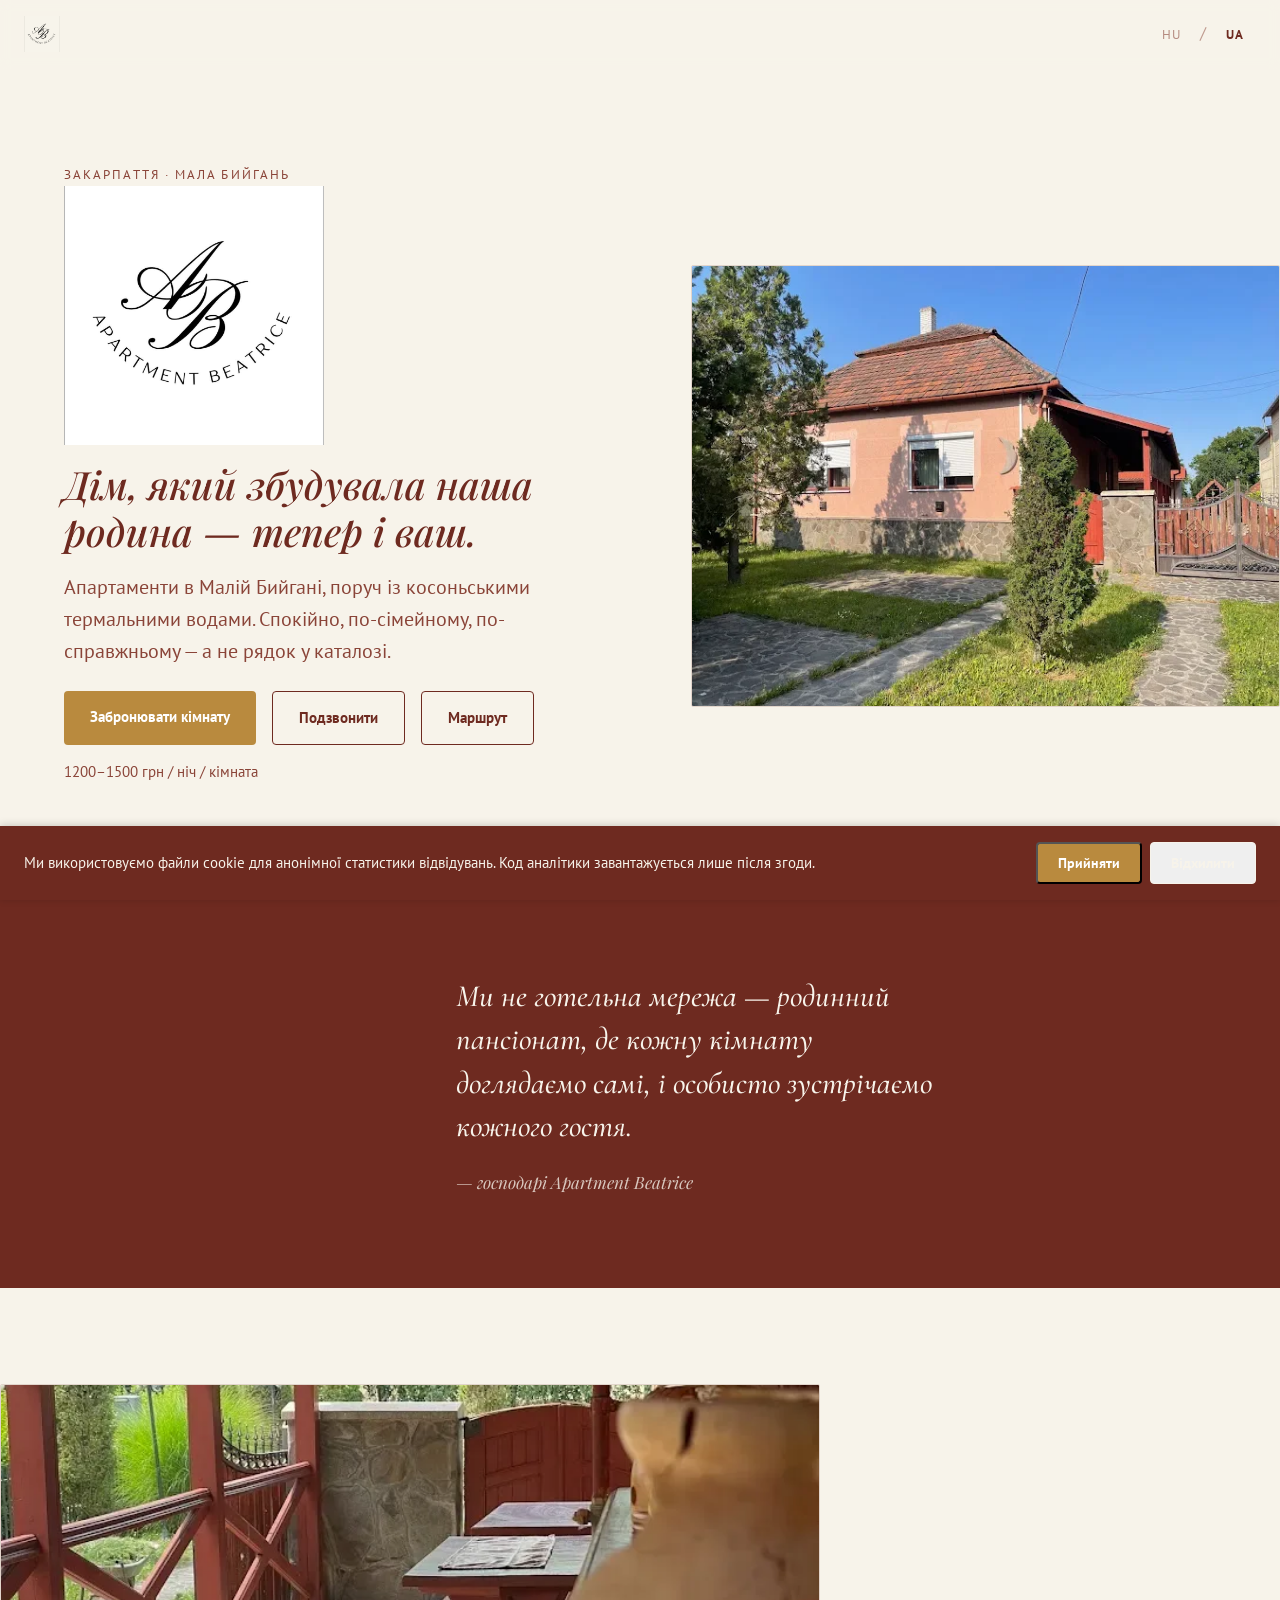
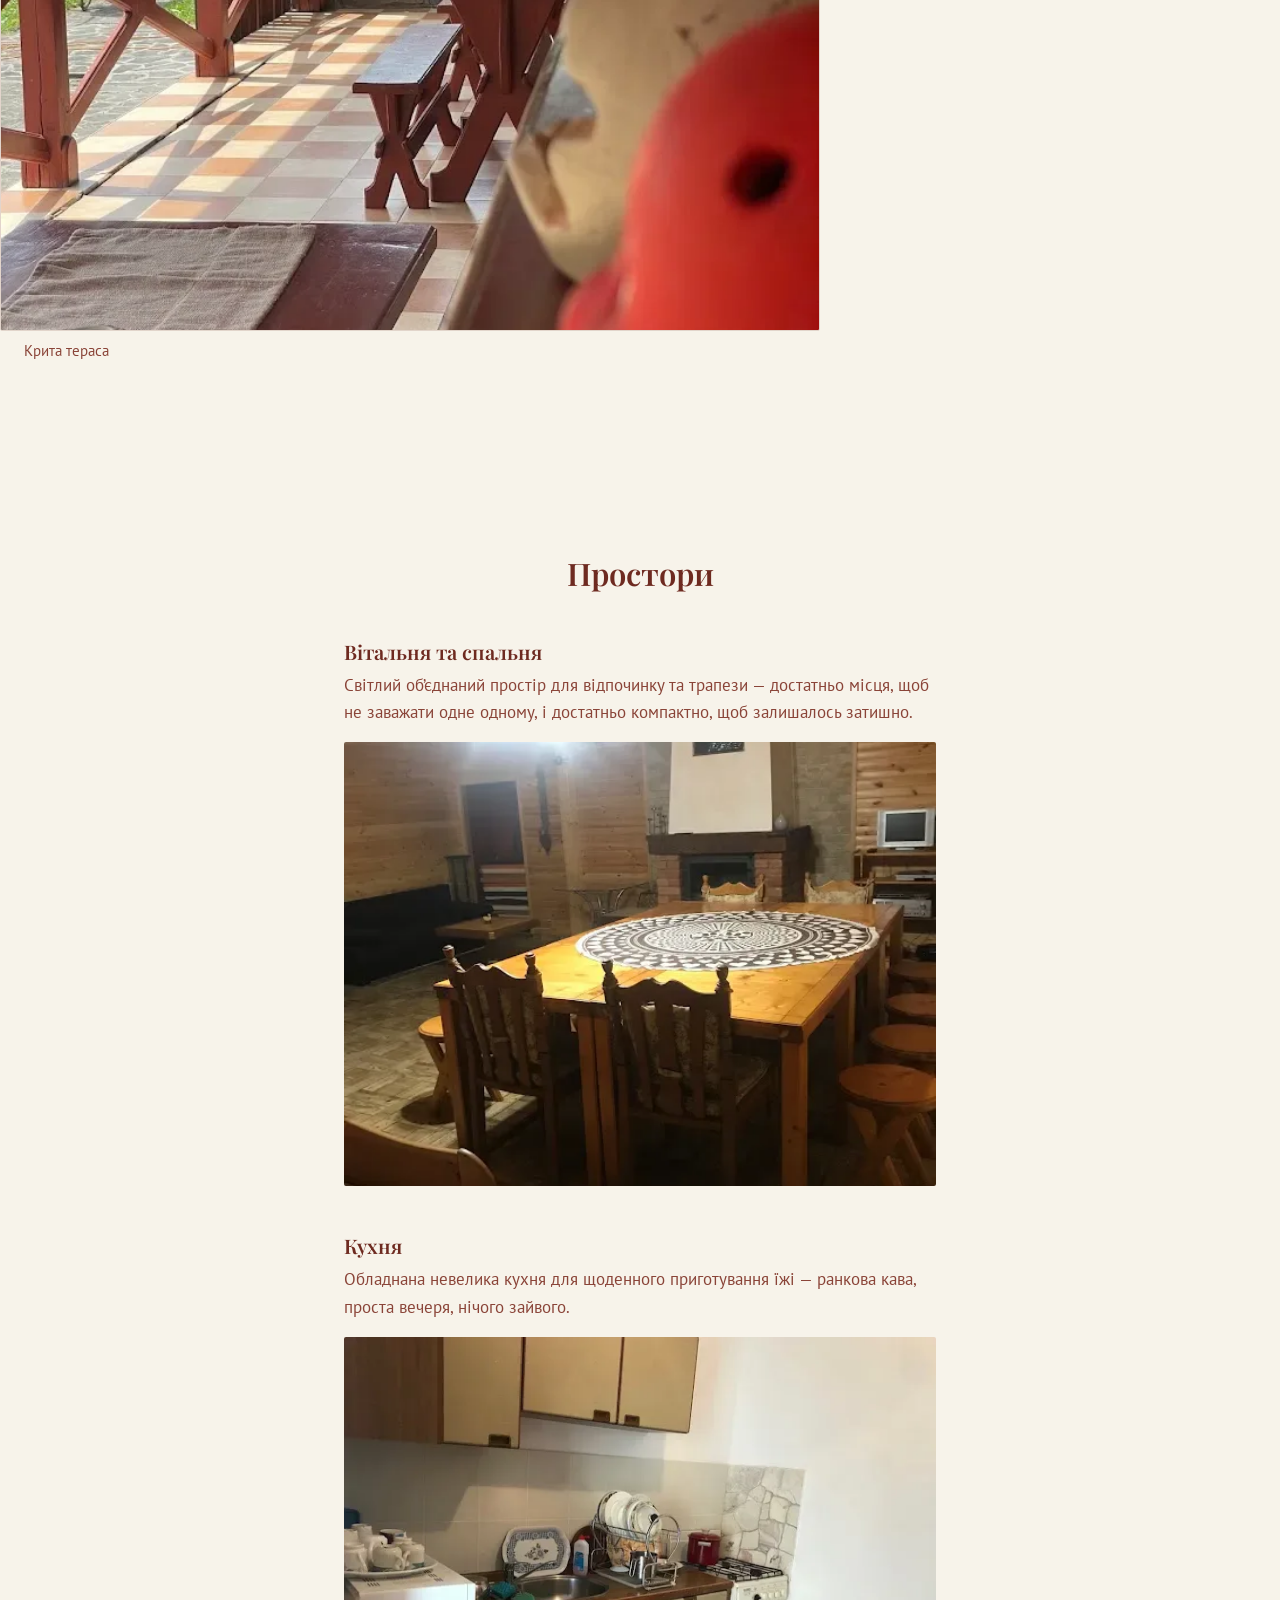
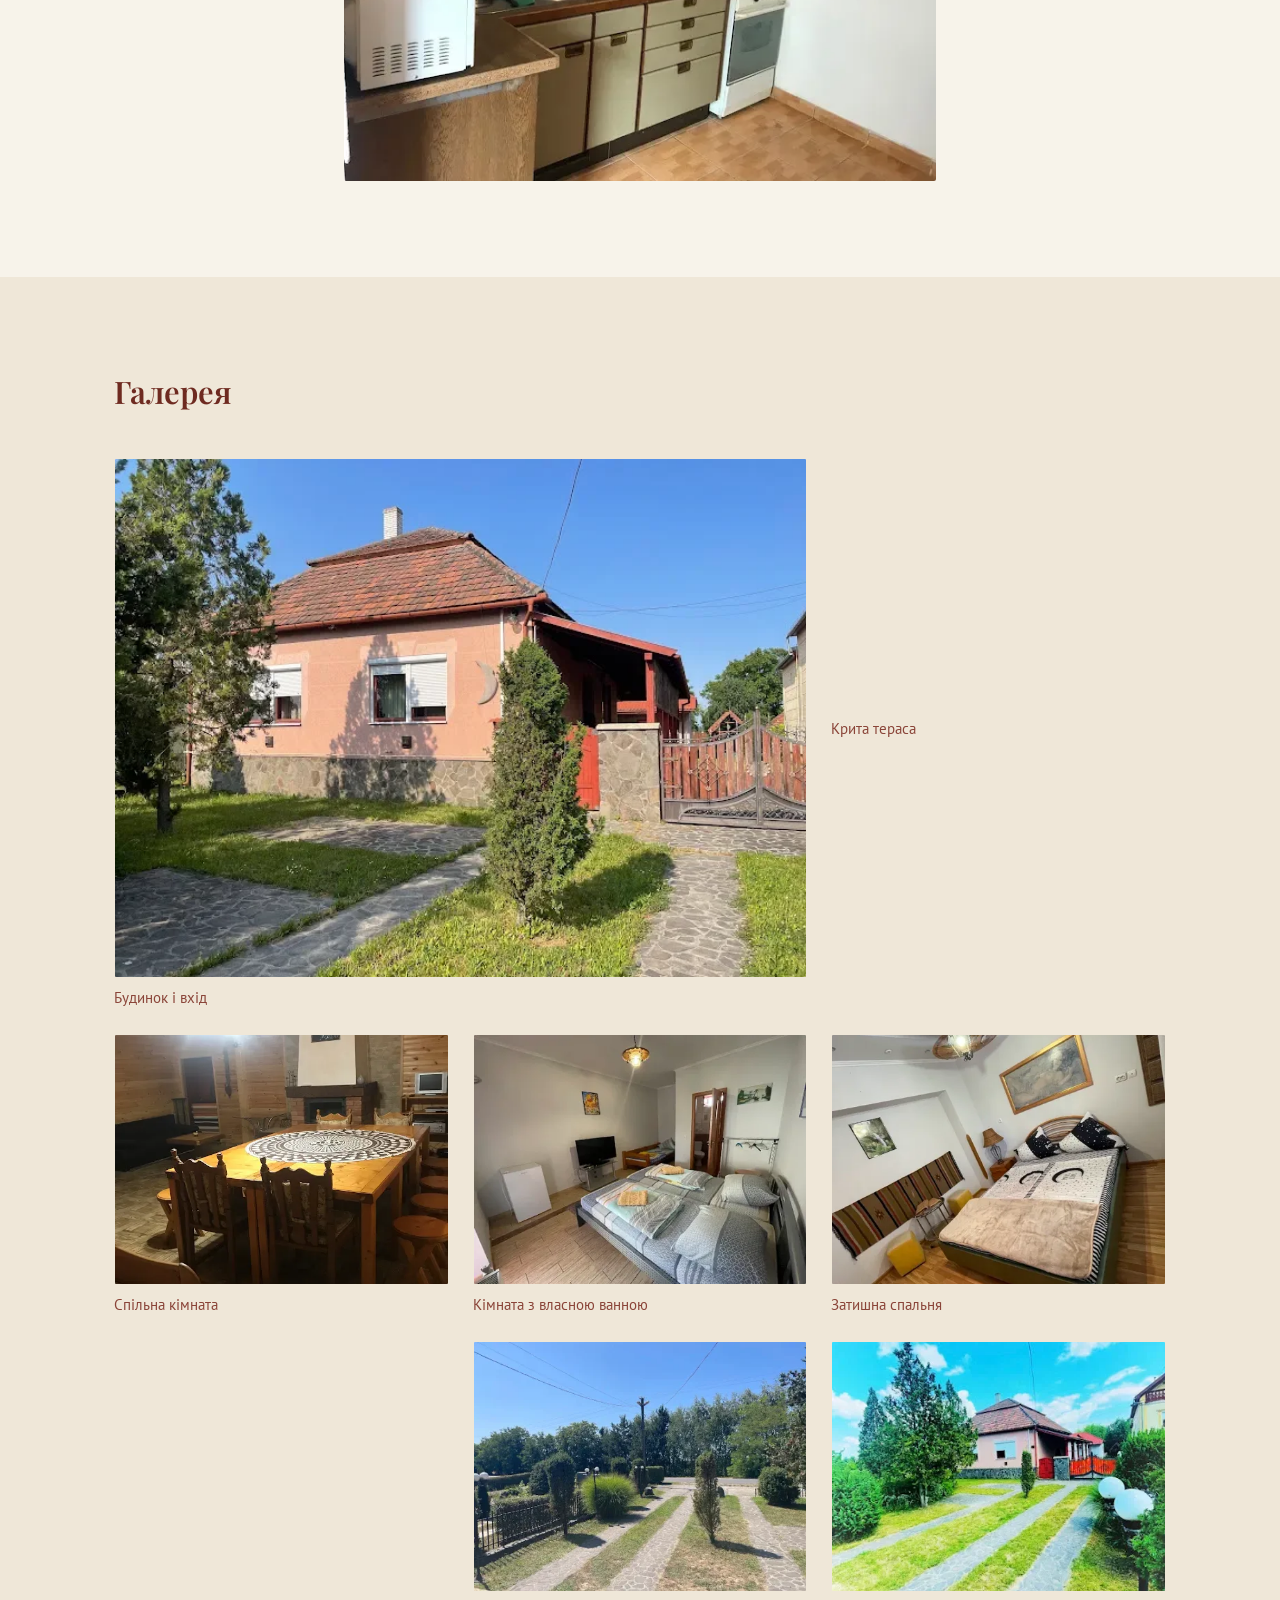
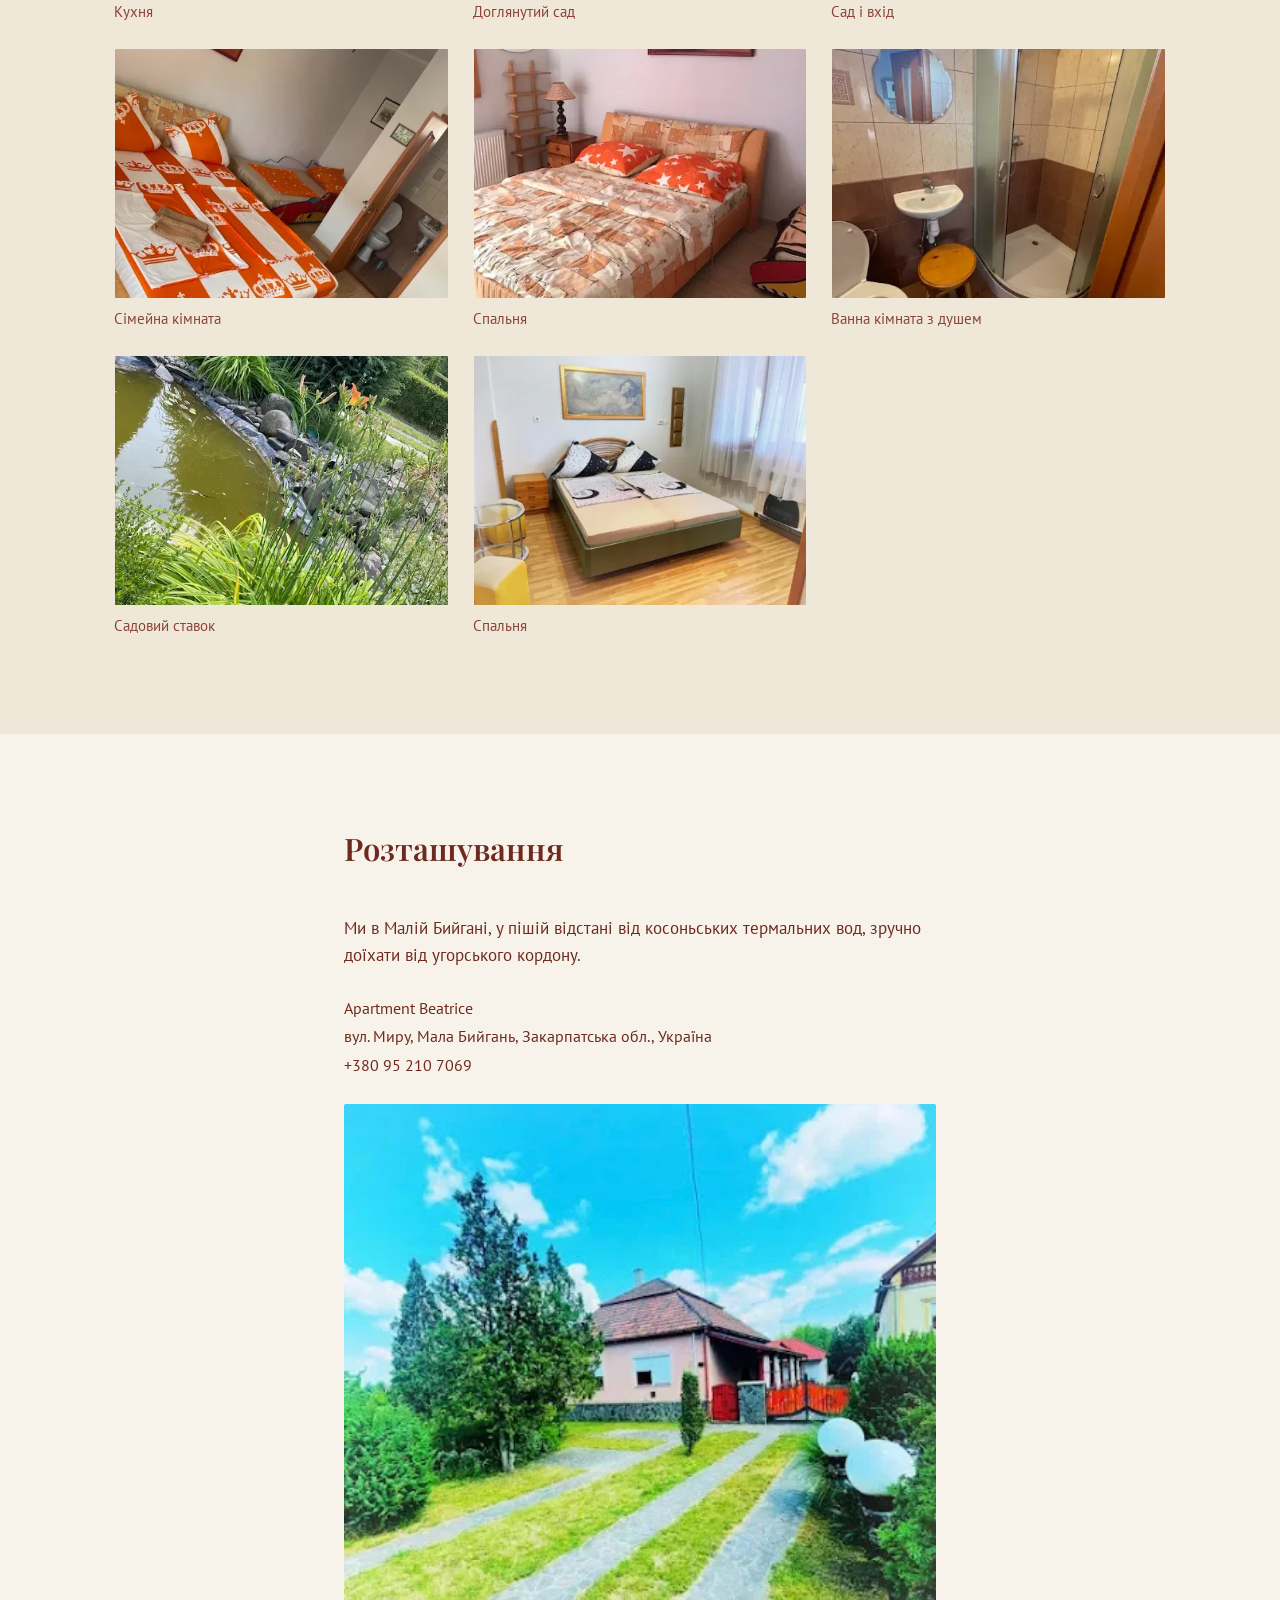
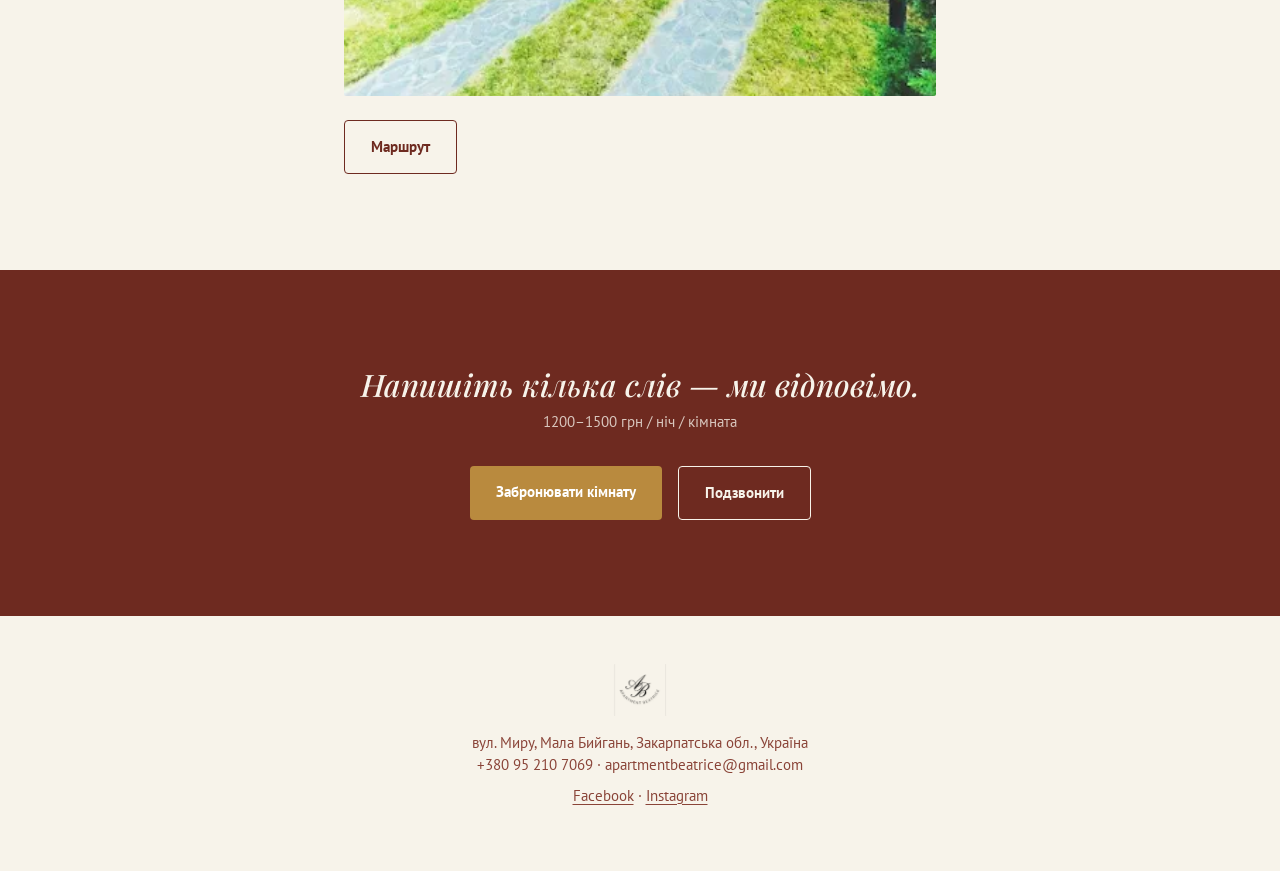
<file: index.html>
<!DOCTYPE html>
<html lang="uk">
<head>
  <meta charset="utf-8">
  <meta name="viewport" content="width=device-width, initial-scale=1">
  <meta name="description" content="Apartment Beatrice — családi apartman Kis Bégányban, a kosonyi termálfürdők közelében. Nyugodt, családias szállás Kárpátalján.">
  <meta property="og:type" content="website">
  <meta property="og:title" content="Apartment Beatrice — Kis Bégány, Kárpátalja">
  <meta property="og:description" content="Családi apartman a kosonyi termálfürdők közelében. Foglalj szobát online a szabad időpontokra.">
  <meta property="og:image" content="/assets/n3-1200.webp">
  <meta property="og:locale" content="hu_HU">
  <meta property="og:locale:alternate" content="uk_UA">
  <title>Apartment Beatrice — Kis Bégány, Kárpátalja</title>

  <link rel="preconnect" href="https://fonts.googleapis.com">
  <link rel="preconnect" href="https://fonts.gstatic.com" crossorigin>
  <link href="https://fonts.googleapis.com/css2?family=Cormorant+Garamond:ital,wght@1,500;1,600&family=Playfair+Display:ital,wght@0,600;0,700;1,500&family=PT+Sans:wght@400;700&display=swap" rel="stylesheet">

  <!-- LCP hero image preload -->
  <link rel="preload" as="image" href="/assets/n3-1200.webp" imagesrcset="/assets/n3-480.webp 480w, /assets/n3-1200.webp 620w" imagesizes="(max-width:672px) 100vw, 640px" fetchpriority="high">

  <!-- GDPR consent banner styles — scoped classes, no overlap with base.css tokens -->
  <style>
    .consent {
      position: fixed; left: 0; right: 0; bottom: 0; z-index: 60;
      display: flex; flex-wrap: wrap; align-items: center; gap: 12px;
      padding: 16px 24px calc(16px + env(safe-area-inset-bottom, 0px));
      background: #6E2A20; color: #F7F3EA;
      font-family: "PT Sans", sans-serif; font-size: 0.9375rem; line-height: 1.5;
      box-shadow: 0 -1px 8px rgba(0,0,0,0.18);
    }
    .consent[hidden] { display: none; }
    .consent__text { margin: 0; flex: 1 1 260px; }
    .consent__actions { display: flex; gap: 8px; flex: 0 0 auto; }
    .consent .btn { padding: 10px 20px; font-size: 0.875rem; }
    .consent .btn--ghost { border-color: #F7F3EA; color: #F7F3EA; }
    /* keep the banner clear of the mobile sticky conversion bar */
    @media (max-width: 719px) { .consent { bottom: 56px; } }
  </style>

  <!-- base.css loads LAST — cascade order law C1 -->
  <link rel="stylesheet" href="base.css">
</head>
<body>

  <!-- ===== HEADER ===== -->
  <header class="header" id="top">
    <a href="#top" aria-label="Apartment Beatrice — vissza a tetejére / нагору">
      <img class="header__logo" src="/assets/logo.jpg" alt="Apartment Beatrice">
    </a>
    <nav class="lang" aria-label="Nyelv / Мова">
      <button class="lang__btn" data-lang="hu" aria-pressed="true">HU</button>
      <span class="lang__sep" aria-hidden="true">/</span>
      <button class="lang__btn" data-lang="ua" aria-pressed="false">UA</button>
    </nav>
  </header>

  <main>

  <!-- ===== HERO ===== -->
  <section class="hero">
    <div class="hero__text">
      <div class="eyebrow" data-i18n="heroEyebrow"></div>
      <img class="hero__mark" src="/assets/logo.jpg" alt="Apartment Beatrice — AB monogram">
      <h1 class="hero__tagline" data-i18n="heroTagline"></h1>
      <p class="hero__sub" data-i18n="heroSubcopy"></p>
      <div class="cta-row">
        <a class="btn btn--primary" href="/foglalas/" data-i18n="ctaBookRoom"></a>
        <a class="btn btn--ghost" data-link="tel" data-i18n="ctaCall"></a>
        <a class="btn btn--ghost" data-link="maps" target="_blank" rel="noopener" data-i18n="ctaMaps"></a>
      </div>
      <div class="meta hero__price" data-i18n="priceLine"></div>
    </div>
    <figure class="hero__figure">
      <img class="hero__photo" src="/assets/n3-1200.webp" srcset="/assets/n3-480.webp 480w, /assets/n3-1200.webp 620w" sizes="(min-width:900px) 800px, (max-width:672px) 100vw, 640px" width="620" height="465" fetchpriority="high" decoding="async" data-alt="cap3" alt="A vendégház és a bejárat">
    </figure>
  </section>

  <!-- ===== HOST WELCOME (imperfection: handwritten voice, off-center) ===== -->
  <section class="band band--ink">
    <div class="wrap host">
      <div class="host__inner">
        <p class="host__note" data-i18n="hostWelcome"></p>
        <p class="host__signoff" data-i18n="hostSignoff"></p>
      </div>
    </div>
  </section>

  <!-- ===== FEATURE / TERRACE ===== -->
  <section class="band feature">
    <div class="wrap">
      <figure class="feature__figure">
        <img class="feature__photo" src="/assets/n4-1200.webp" srcset="/assets/n4-480.webp 480w, /assets/n4-1200.webp 698w" sizes="(max-width:672px) 100vw, 640px" width="698" height="931" loading="lazy" decoding="async" data-alt="cap4" alt="Fedett terasz">
        <figcaption class="feature__cap" data-i18n="cap4"></figcaption>
      </figure>
    </div>
  </section>

  <!-- ===== ROOMS ===== -->
  <section class="band">
    <div class="wrap">
      <div class="section-head reveal">
        <h2 data-i18n="roomsTitle"></h2>
      </div>
      <div class="room">
        <h3 data-i18n="room1Title"></h3>
        <p class="room__copy" data-i18n="room1Copy"></p>
        <img class="room__photo" src="/assets/n5-1200.webp" srcset="/assets/n5-480.webp 480w, /assets/n5-1200.webp 524w" sizes="(max-width:672px) 100vw, 640px" width="524" height="699" loading="lazy" decoding="async" data-alt="cap5" alt="Közös helyiség">
      </div>
      <div class="room">
        <h3 data-i18n="room2Title"></h3>
        <p class="room__copy" data-i18n="room2Copy"></p>
        <img class="room__photo" src="/assets/n6-1200.webp" srcset="/assets/n6-480.webp 480w, /assets/n6-1200.webp 625w" sizes="(max-width:672px) 100vw, 640px" width="625" height="465" loading="lazy" decoding="async" data-alt="cap6" alt="Konyha">
      </div>
    </div>
  </section>

  <!-- ===== GALLERY ===== -->
  <section class="band band--alt">
    <div class="wrap gallery-wrap">
      <div class="section-head reveal" style="text-align:left">
        <h2 data-i18n="galleryTitle"></h2>
        <p class="meta" data-i18n="galleryNote"></p>
      </div>
      <div class="gallery">
        <figure class="gallery__item gallery__item--wide">
          <button type="button" class="gallery__btn" data-lb-index="0" aria-label="Nagyítás / Збільшити">
            <img src="/assets/n3-1200.webp" srcset="/assets/n3-480.webp 480w, /assets/n3-1200.webp 620w" sizes="(max-width:672px) 92vw, 620px" width="620" height="465" loading="lazy" decoding="async" data-alt="cap3" alt="A vendégház és a bejárat">
          </button>
          <figcaption class="gallery__cap" data-i18n="cap3"></figcaption>
        </figure>
        <figure class="gallery__item">
          <button type="button" class="gallery__btn" data-lb-index="1" aria-label="Nagyítás / Збільшити">
            <img src="/assets/n4-1200.webp" srcset="/assets/n4-480.webp 480w, /assets/n4-1200.webp 698w" sizes="(max-width:672px) 45vw, 300px" width="698" height="931" loading="lazy" decoding="async" data-alt="cap4" alt="Fedett terasz">
          </button>
          <figcaption class="gallery__cap" data-i18n="cap4"></figcaption>
        </figure>
        <figure class="gallery__item">
          <button type="button" class="gallery__btn" data-lb-index="2" aria-label="Nagyítás / Збільшити">
            <img src="/assets/n5-1200.webp" srcset="/assets/n5-480.webp 480w, /assets/n5-1200.webp 524w" sizes="(max-width:672px) 45vw, 300px" width="524" height="699" loading="lazy" decoding="async" data-alt="cap5" alt="Közös helyiség">
          </button>
          <figcaption class="gallery__cap" data-i18n="cap5"></figcaption>
        </figure>
        <figure class="gallery__item">
          <button type="button" class="gallery__btn" data-lb-index="3" aria-label="Nagyítás / Збільшити">
            <img src="/assets/n8-1200.webp" srcset="/assets/n8-480.webp 480w, /assets/n8-1200.webp 532w" sizes="(max-width:672px) 45vw, 300px" width="532" height="399" loading="lazy" decoding="async" data-alt="cap8" alt="Szoba saját fürdővel">
          </button>
          <figcaption class="gallery__cap" data-i18n="cap8"></figcaption>
        </figure>
        <figure class="gallery__item">
          <button type="button" class="gallery__btn" data-lb-index="4" aria-label="Nagyítás / Збільшити">
            <img src="/assets/n2-1200.webp" srcset="/assets/n2-480.webp 480w, /assets/n2-1200.webp 698w" sizes="(max-width:672px) 45vw, 300px" width="698" height="931" loading="lazy" decoding="async" data-alt="cap2" alt="Hangulatos hálószoba">
          </button>
          <figcaption class="gallery__cap" data-i18n="cap2"></figcaption>
        </figure>
        <figure class="gallery__item">
          <button type="button" class="gallery__btn" data-lb-index="5" aria-label="Nagyítás / Збільшити">
            <img src="/assets/n6-1200.webp" srcset="/assets/n6-480.webp 480w, /assets/n6-1200.webp 625w" sizes="(max-width:672px) 45vw, 300px" width="625" height="465" loading="lazy" decoding="async" data-alt="cap6" alt="Konyha">
          </button>
          <figcaption class="gallery__cap" data-i18n="cap6"></figcaption>
        </figure>
        <figure class="gallery__item">
          <button type="button" class="gallery__btn" data-lb-index="6" aria-label="Nagyítás / Збільшити">
            <img src="/assets/n7-1200.webp" srcset="/assets/n7-480.webp 480w, /assets/n7-1200.webp 532w" sizes="(max-width:672px) 45vw, 300px" width="532" height="399" loading="lazy" decoding="async" data-alt="cap7" alt="Gondozott kert">
          </button>
          <figcaption class="gallery__cap" data-i18n="cap7"></figcaption>
        </figure>
        <figure class="gallery__item">
          <button type="button" class="gallery__btn" data-lb-index="7" aria-label="Nagyítás / Збільшити">
            <img src="/assets/n1-1200.webp" srcset="/assets/n1-1200.webp 419w" sizes="(max-width:672px) 45vw, 300px" width="419" height="465" loading="lazy" decoding="async" data-alt="cap1" alt="Kert és bejárat">
          </button>
          <figcaption class="gallery__cap" data-i18n="cap1"></figcaption>
        </figure>
        <figure class="gallery__item">
          <button type="button" class="gallery__btn" data-lb-index="8" aria-label="Nagyítás / Збільшити">
            <img src="/assets/n9-1200.webp" srcset="/assets/n9-480.webp 480w, /assets/n9-1200.webp 698w" sizes="(max-width:672px) 45vw, 300px" width="698" height="931" loading="lazy" decoding="async" data-alt="cap9" alt="Családi szoba">
          </button>
          <figcaption class="gallery__cap" data-i18n="cap9"></figcaption>
        </figure>
        <figure class="gallery__item">
          <button type="button" class="gallery__btn" data-lb-index="9" aria-label="Nagyítás / Збільшити">
            <img src="/assets/h1-1200.webp" srcset="/assets/h1-1200.webp 465w" sizes="(max-width:672px) 45vw, 300px" width="465" height="465" loading="lazy" decoding="async" data-alt="caph1" alt="Hálószoba">
          </button>
          <figcaption class="gallery__cap" data-i18n="caph1"></figcaption>
        </figure>
        <figure class="gallery__item">
          <button type="button" class="gallery__btn" data-lb-index="10" aria-label="Nagyítás / Збільшити">
            <img src="/assets/h2-1200.webp" srcset="/assets/h2-480.webp 480w, /assets/h2-1200.webp 524w" sizes="(max-width:672px) 45vw, 300px" width="524" height="699" loading="lazy" decoding="async" data-alt="caph2" alt="Fürdőszoba zuhanyzóval">
          </button>
          <figcaption class="gallery__cap" data-i18n="caph2"></figcaption>
        </figure>
        <figure class="gallery__item">
          <button type="button" class="gallery__btn" data-lb-index="11" aria-label="Nagyítás / Збільшити">
            <img src="/assets/h3-1200.webp" srcset="/assets/h3-1200.webp 418w" sizes="(max-width:672px) 45vw, 300px" width="418" height="558" loading="lazy" decoding="async" data-alt="caph3" alt="Kerti tó">
          </button>
          <figcaption class="gallery__cap" data-i18n="caph3"></figcaption>
        </figure>
        <figure class="gallery__item">
          <button type="button" class="gallery__btn" data-lb-index="12" aria-label="Nagyítás / Збільшити">
            <img src="/assets/h4-1200.webp" srcset="/assets/h4-480.webp 480w, /assets/h4-1200.webp 539w" sizes="(max-width:672px) 45vw, 300px" width="539" height="399" loading="lazy" decoding="async" data-alt="caph4" alt="Hálószoba">
          </button>
          <figcaption class="gallery__cap" data-i18n="caph4"></figcaption>
        </figure>
      </div>
    </div>
  </section>

  <!-- ===== LOCATION ===== -->
  <section class="band">
    <div class="wrap">
      <div class="section-head reveal" style="text-align:left">
        <h2 data-i18n="locationTitle"></h2>
      </div>
      <p data-i18n="locationCopy"></p>
      <div class="nap">
        <div data-i18n="napName"></div>
        <div data-i18n="napAddress"></div>
        <div data-i18n="napPhone"></div>
      </div>
      <img class="map__photo" src="/assets/n1-1200.webp" srcset="/assets/n1-1200.webp 419w" sizes="(max-width:672px) 100vw, 640px" width="419" height="465" loading="lazy" decoding="async" data-alt="cap1" alt="Kert és bejárat">
      <div class="cta-row" style="justify-content:flex-start">
        <a class="btn btn--ghost" data-link="maps" target="_blank" rel="noopener" data-i18n="ctaMaps"></a>
      </div>
    </div>
  </section>

  <!-- ===== BOOKING STRIP ===== -->
  <section class="band band--ink">
    <div class="wrap booking">
      <h2 data-i18n="bookingTitle"></h2>
      <p class="meta" data-i18n="priceLine"></p>
      <div class="cta-row">
        <a class="btn btn--primary" href="/foglalas/" data-i18n="ctaBookRoom"></a>
        <a class="btn btn--ghost" data-link="tel" data-i18n="ctaCall"></a>
      </div>
    </div>
  </section>

  </main>

  <!-- ===== FOOTER ===== -->
  <footer class="footer">
    <img class="footer__logo" src="/assets/logo.jpg" alt="Apartment Beatrice">
    <div class="meta">
      <div data-i18n="napAddress"></div>
      <div><span data-i18n="napPhone"></span> · apartmentbeatrice@gmail.com</div>
      <div style="margin-top:8px">
        <a href="https://facebook.com/people/Apartment-Beatrice/61577018919822" target="_blank" rel="noopener">Facebook</a>
        <span aria-hidden="true"> · </span>
        <a href="https://instagram.com/apartmentbeatrice" target="_blank" rel="noopener">Instagram</a>
      </div>
    </div>
  </footer>

  <!-- ===== STICKY MOBILE CONVERSION BAR ===== -->
  <nav class="stickybar" aria-label="Foglalás / Бронювання">
    <a class="btn btn--primary" href="/foglalas/" data-i18n="ctaBookRoom"></a>
    <a class="btn btn--ghost" data-link="tel" data-i18n="ctaCall"></a>
  </nav>

  <!-- ===== LIGHTBOX (native <dialog>) ===== -->
  <dialog class="lightbox" aria-label="Galéria / Галерея">
    <button type="button" class="lightbox__close" data-lb="close" aria-label="Bezárás / Закрити">
      <svg viewBox="0 0 24 24" width="24" height="24" aria-hidden="true"><path d="M6 6 L18 18 M18 6 L6 18" fill="none" stroke="currentColor" stroke-width="2" stroke-linecap="round"></path></svg>
    </button>
    <button type="button" class="lightbox__nav lightbox__prev" data-lb="prev" aria-label="Előző / Попереднє">
      <svg viewBox="0 0 24 24" width="28" height="28" aria-hidden="true"><path d="M15 5 L8 12 L15 19" fill="none" stroke="currentColor" stroke-width="2" stroke-linecap="round" stroke-linejoin="round"></path></svg>
    </button>
    <figure class="lightbox__figure">
      <img class="lightbox__img" alt="">
      <figcaption class="lightbox__cap"></figcaption>
    </figure>
    <button type="button" class="lightbox__nav lightbox__next" data-lb="next" aria-label="Következő / Наступне">
      <svg viewBox="0 0 24 24" width="28" height="28" aria-hidden="true"><path d="M9 5 L16 12 L9 19" fill="none" stroke="currentColor" stroke-width="2" stroke-linecap="round" stroke-linejoin="round"></path></svg>
    </button>
  </dialog>

  <!-- ===== GDPR COOKIE CONSENT ===== -->
  <div class="consent" role="dialog" aria-live="polite" aria-label="Süti hozzájárulás / Згода на файли cookie" hidden>
    <p class="consent__text"></p>
    <div class="consent__actions">
      <button type="button" class="btn btn--primary consent__accept"></button>
      <button type="button" class="btn btn--ghost consent__decline"></button>
    </div>
  </div>

  <!-- ===== SCROLL TO TOP ===== -->
  <button class="totop" type="button" aria-label="Vissza a tetejére / Нагору" hidden>
    <svg viewBox="0 0 24 24" width="20" height="20" aria-hidden="true">
      <path d="M12 4 L19 12 L16.6 12 L12 7.4 L7.4 12 L5 12 Z M12 10 L19 18 L16.6 18 L12 13.4 L7.4 18 L5 18 Z" fill="currentColor"></path>
    </svg>
  </button>

  <script src="app.js"></script>
  <script src="consent.js"></script>
</body>
</html>
</file>
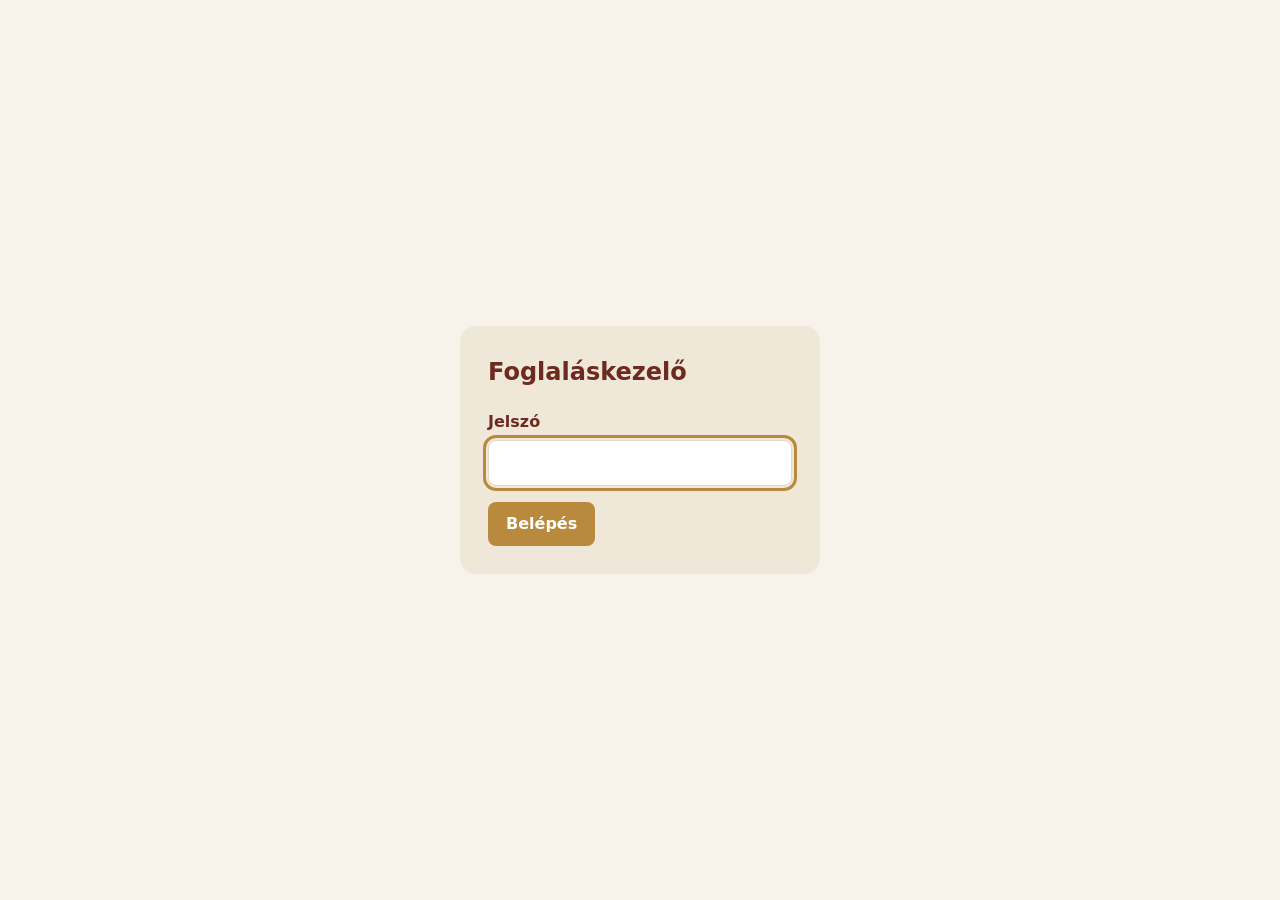
<file: admin/index.html>
<!DOCTYPE html>
<html lang="hu">
<head>
  <meta charset="utf-8">
  <meta name="viewport" content="width=device-width, initial-scale=1">
  <meta name="robots" content="noindex, nofollow">
  <title>Foglaláskezelő — Apartment Beatrice</title>
  <link rel="stylesheet" href="admin.css">
</head>
<body>
  <!-- Internal tool, HU-only. Direct URL only — no link from the public site. -->

  <!-- LOGIN -->
  <main class="ad-login" data-role="login">
    <form class="ad-login__box" data-role="loginForm">
      <h1>Foglaláskezelő</h1>
      <div class="ad-field">
        <label for="pw">Jelszó</label>
        <input type="password" id="pw" name="pw" autocomplete="current-password" required autofocus>
      </div>
      <p class="ad-error" data-role="loginErr" hidden>Helytelen jelszó.</p>
      <button type="submit" class="ad-btn">Belépés</button>
    </form>
  </main>

  <!-- DASHBOARD -->
  <main class="ad-dash" data-role="dash" hidden>
    <header class="ad-head">
      <h1>Foglalások</h1>
      <button type="button" class="ad-btn ad-btn--ghost" data-role="logout">Kilépés</button>
    </header>

    <div class="ad-toolbar">
      <label for="filter">Szűrés státusz szerint</label>
      <select id="filter" data-role="filter">
        <option value="all">Mind</option>
        <option value="pending">Függőben</option>
        <option value="approved">Elfogadva</option>
        <option value="rejected">Elutasítva</option>
      </select>
      <button type="button" class="ad-btn ad-btn--ghost" data-role="refresh">Frissítés</button>
    </div>

    <p class="ad-error" data-role="dashErr" hidden></p>
    <p class="ad-empty" data-role="empty" hidden>Nincs megjeleníthető foglalás.</p>

    <div class="ad-tablewrap">
      <table class="ad-table">
        <thead>
          <tr>
            <th scope="col">Beérkezett</th>
            <th scope="col">Szoba</th>
            <th scope="col">Vendég</th>
            <th scope="col">Elérhetőség</th>
            <th scope="col">Dátumok</th>
            <th scope="col">Megjegyzés</th>
            <th scope="col">Státusz</th>
            <th scope="col">Művelet</th>
          </tr>
        </thead>
        <tbody data-role="rows"></tbody>
      </table>
    </div>
  </main>

  <script src="admin.js"></script>
</body>
</html>
</file>
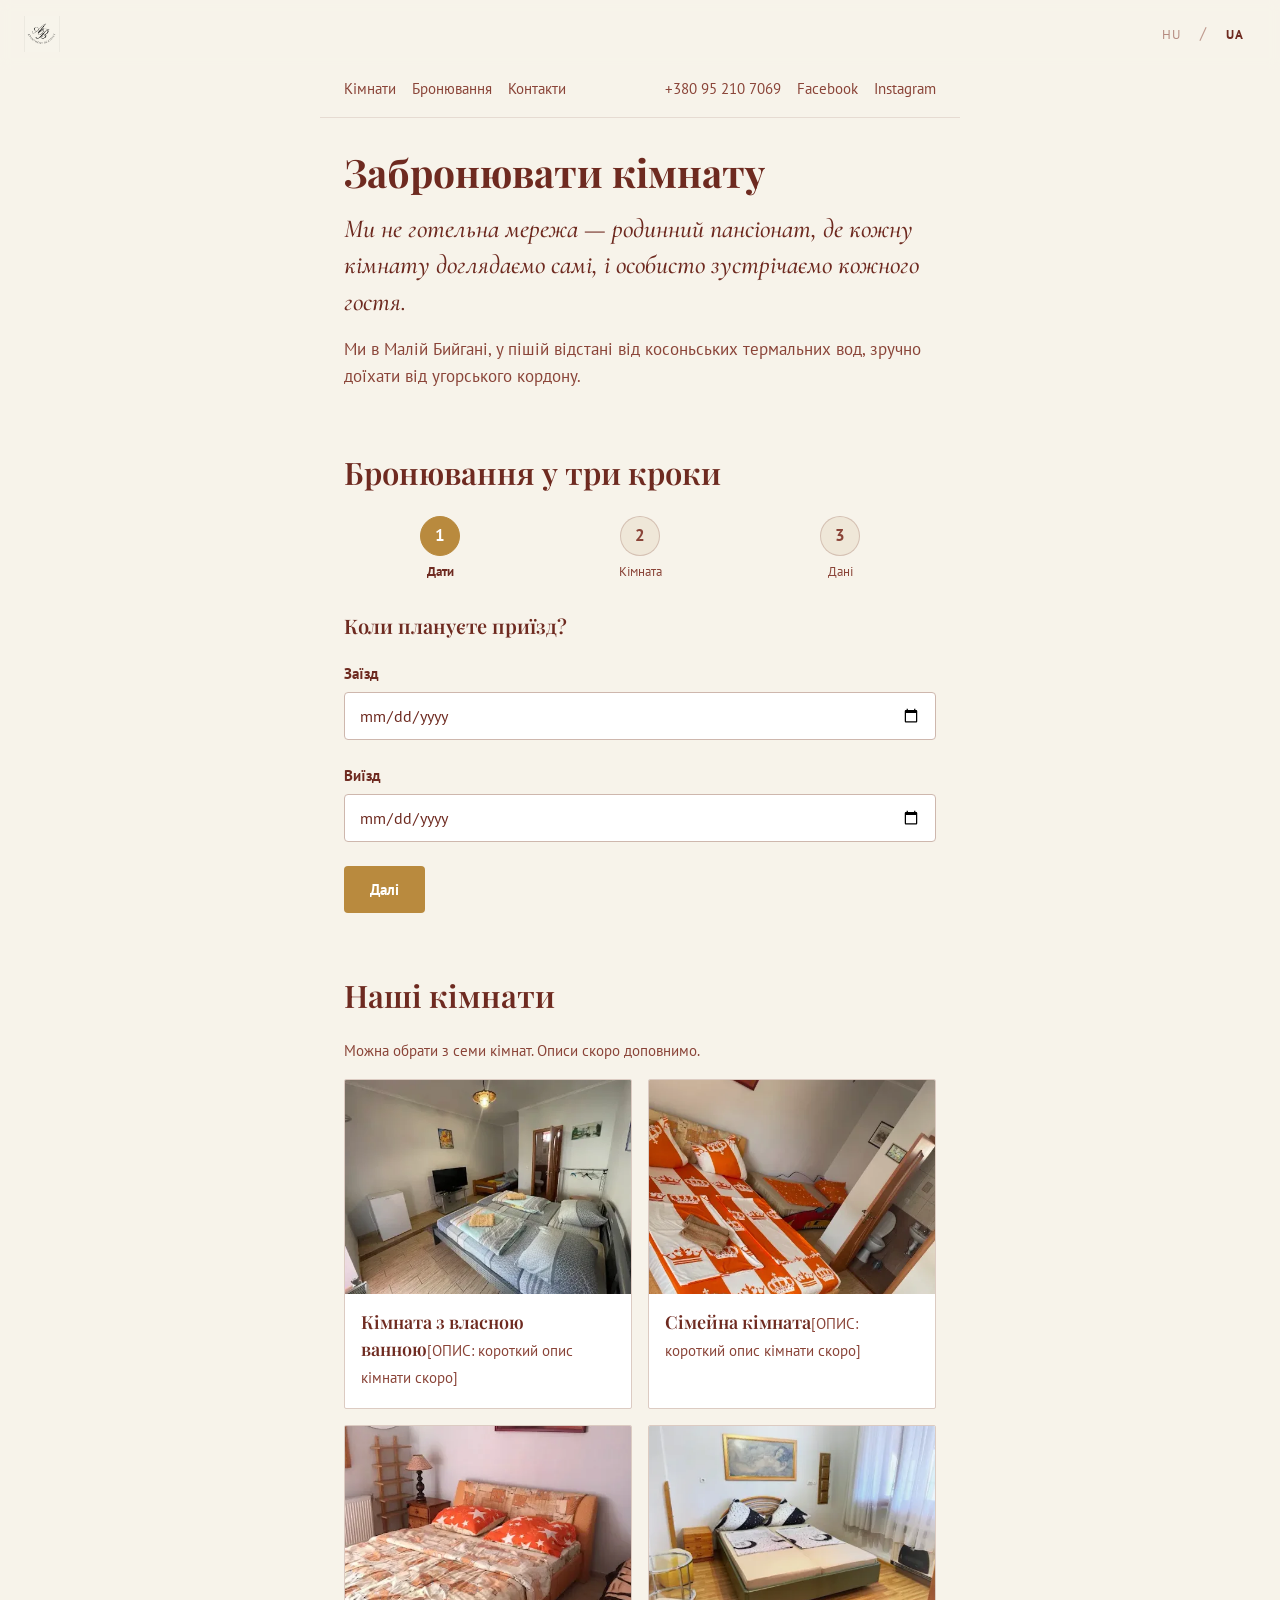
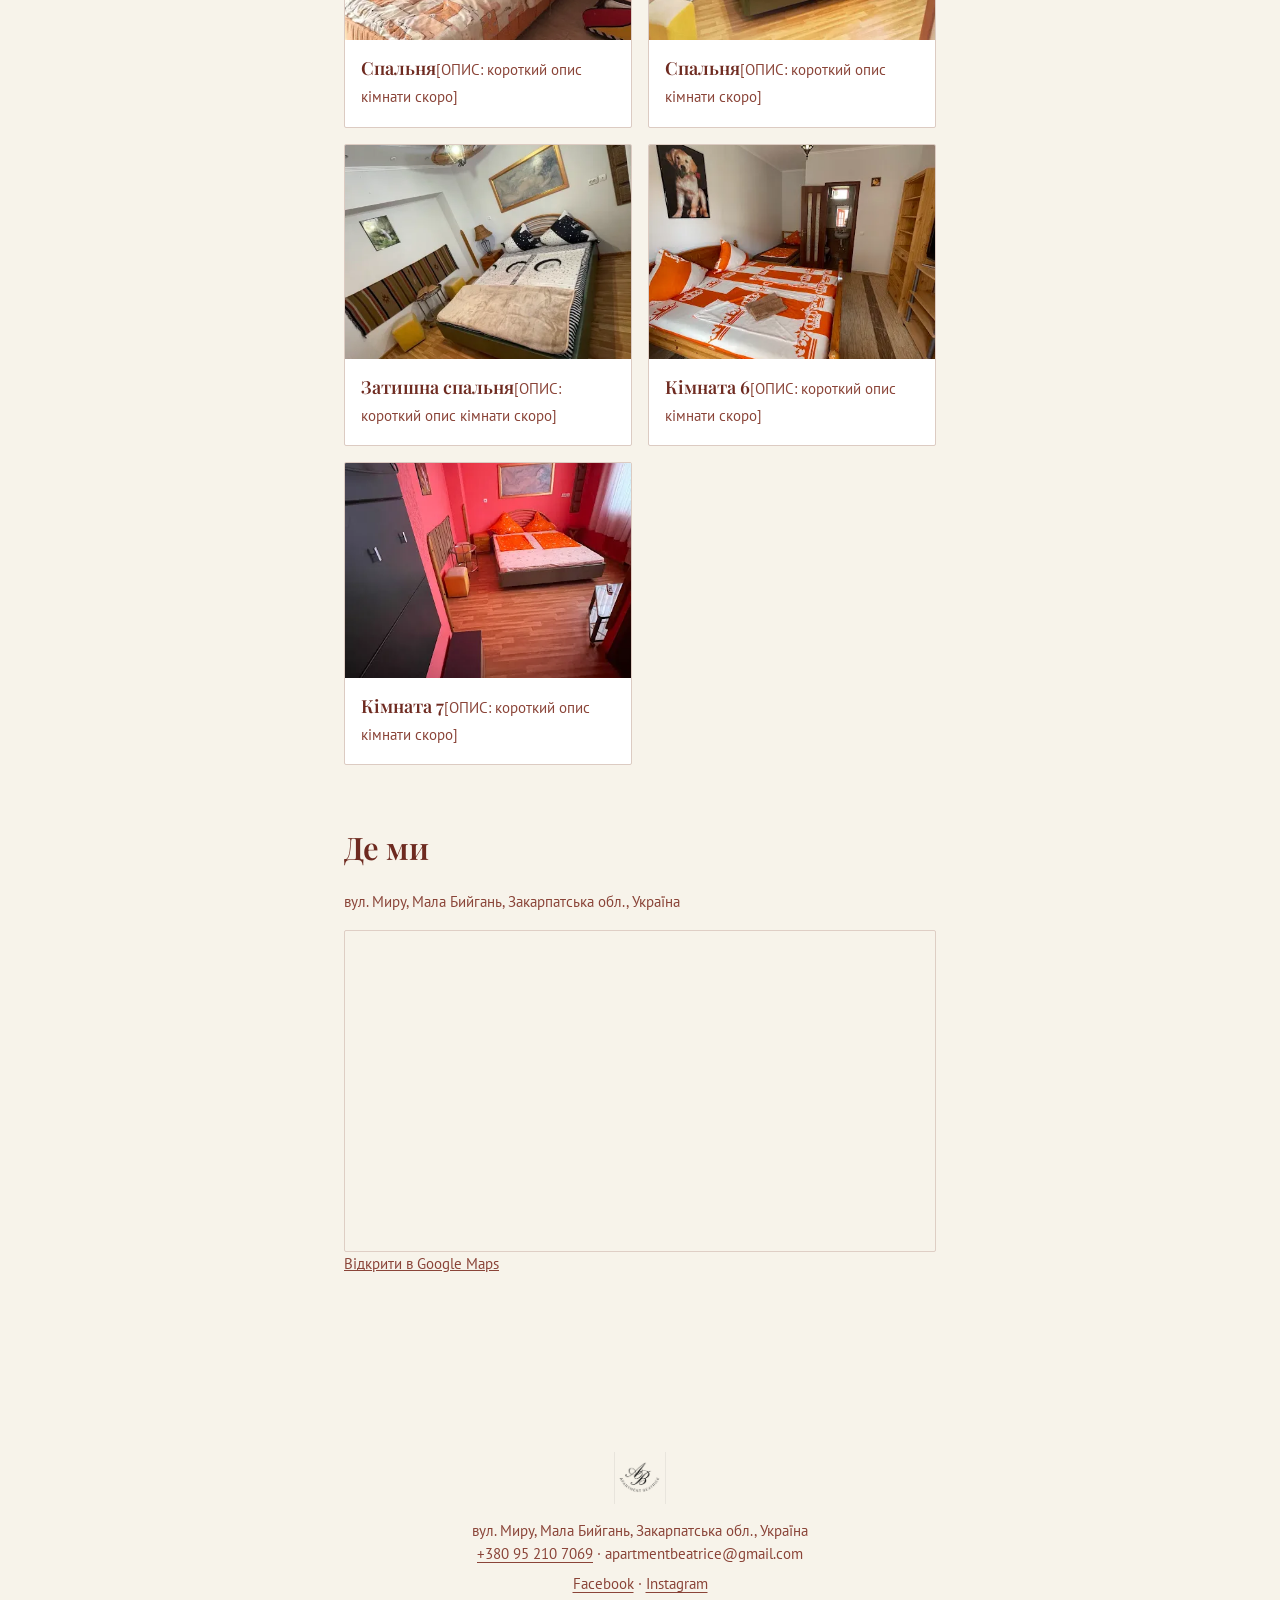
<file: foglalas/index.html>
<!DOCTYPE html>
<html lang="uk">
<head>
  <meta charset="utf-8">
  <meta name="viewport" content="width=device-width, initial-scale=1">
  <meta name="description" content="Foglalj szobát az Apartment Beatrice panzióban — válassz dátumot és szobát, mi visszaigazoljuk.">
  <meta name="robots" content="noindex">
  <title>Foglalás — Apartment Beatrice</title>

  <link rel="preconnect" href="https://fonts.googleapis.com">
  <link rel="preconnect" href="https://fonts.gstatic.com" crossorigin>
  <link href="https://fonts.googleapis.com/css2?family=Cormorant+Garamond:ital,wght@1,500;1,600&family=Playfair+Display:ital,wght@0,600;0,700;1,500&family=PT+Sans:wght@400;700&display=swap" rel="stylesheet">

  <!-- base.css first: :root tokens + shared chrome (.header/.lang/.btn/.footer). booking.css layers the flow on top. -->
  <link rel="stylesheet" href="/base.css">
  <link rel="stylesheet" href="booking.css">
</head>
<body>

  <!-- ===== HEADER (same chrome as the main site: logo + language toggle) ===== -->
  <header class="header" id="top">
    <a href="/" aria-label="Apartment Beatrice — főoldal / головна">
      <img class="header__logo" src="/assets/logo.jpg" alt="Apartment Beatrice">
    </a>
    <nav class="lang" aria-label="Nyelv / Мова">
      <button class="lang__btn" data-lang="hu" aria-pressed="true">HU</button>
      <span class="lang__sep" aria-hidden="true">/</span>
      <button class="lang__btn" data-lang="ua" aria-pressed="false">UA</button>
    </nav>
  </header>

  <!-- in-page nav + real conversion links -->
  <nav class="bk-subnav" aria-label="Oldal navigáció / Навігація">
    <a href="#szobak" data-i18n="navRooms">Szobák</a>
    <a href="#foglalas" data-i18n="navBook">Foglalás</a>
    <a href="#kapcsolat" data-i18n="navContact">Kapcsolat</a>
    <a class="bk-subnav__sep" href="tel:+380952107069">+380 95 210 7069</a>
    <a href="https://facebook.com/people/Apartment-Beatrice/61577018919822" target="_blank" rel="noopener">Facebook</a>
    <a href="https://instagram.com/apartmentbeatrice" target="_blank" rel="noopener">Instagram</a>
  </nav>

  <main class="bk-main">

    <!-- ===== INTRO (reused approved copy: host line + Kosonь springs proximity) ===== -->
    <section class="bk-intro">
      <h1 class="bk-title" data-i18n="pageTitle">Foglalj szobát</h1>
      <p class="bk-intro__host" data-i18n="introHost"></p>
      <p class="bk-intro__springs" data-i18n="introSprings"></p>
    </section>

    <!-- ===== BOOKING FLOW (3 steps — logic + step-indicator UX kept, re-skinned) =====
         Placed directly under the intro, ABOVE the room showcase: booking is the primary
         conversion action (K2) and must not sit below the gallery. -->
    <section class="bk-flow" id="foglalas" aria-labelledby="flowh">
      <h2 id="flowh" class="bk-section__title" data-i18n="flowTitle">Foglalás három lépésben</h2>

      <!-- progress indicator -->
      <ol class="bk-steps" aria-label="Foglalási lépések">
        <li class="bk-step is-active" data-step-ind="1"><span class="bk-step__num">1</span><span class="bk-step__label" data-i18n="step1Label">Dátum</span></li>
        <li class="bk-step" data-step-ind="2"><span class="bk-step__num">2</span><span class="bk-step__label" data-i18n="step2Label">Szoba</span></li>
        <li class="bk-step" data-step-ind="3"><span class="bk-step__num">3</span><span class="bk-step__label" data-i18n="step3Label">Adatok</span></li>
      </ol>

      <!-- STEP 1 — dates -->
      <div class="bk-panel is-active" data-step="1" aria-labelledby="s1h">
        <h3 id="s1h" class="bk-panel__title" data-i18n="s1Title">Mikor jönnél?</h3>
        <div class="bk-field">
          <label for="checkIn" data-i18n="labelCheckIn">Érkezés</label>
          <input type="date" id="checkIn" required>
        </div>
        <div class="bk-field">
          <label for="checkOut" data-i18n="labelCheckOut">Távozás</label>
          <input type="date" id="checkOut" required>
        </div>
        <p class="bk-error" data-role="err1" hidden></p>
        <button type="button" class="bk-btn" data-action="to2" data-i18n="next">Tovább</button>
      </div>

      <!-- STEP 2 — room selection -->
      <div class="bk-panel" data-step="2" aria-labelledby="s2h">
        <h3 id="s2h" class="bk-panel__title" data-i18n="s2Title">Válassz szobát</h3>
        <p class="bk-note" data-role="dateSummary"></p>
        <p class="bk-error" data-role="err2" hidden></p>
        <div class="bk-rooms" data-role="rooms" aria-live="polite"></div>
        <div class="bk-nav">
          <button type="button" class="bk-btn bk-btn--ghost" data-action="back1" data-i18n="back">Vissza</button>
        </div>
      </div>

      <!-- STEP 3 — contact form -->
      <div class="bk-panel" data-step="3" aria-labelledby="s3h">
        <h3 id="s3h" class="bk-panel__title" data-i18n="s3Title">Add meg az elérhetőséged</h3>
        <p class="bk-note" data-role="bookingSummary"></p>
        <form class="bk-form" data-role="form" novalidate>
          <div class="bk-field">
            <label for="guestName" data-i18n="labelName">Név</label>
            <input type="text" id="guestName" name="guestName" autocomplete="name" required>
          </div>
          <div class="bk-field">
            <label for="guestContact" data-i18n="labelContact">Telefon vagy e-mail</label>
            <input type="text" id="guestContact" name="guestContact" autocomplete="email" required>
          </div>
          <div class="bk-field">
            <label for="guestNote" data-i18n="labelNote">Megjegyzés (nem kötelező)</label>
            <textarea id="guestNote" name="guestNote" rows="3"></textarea>
          </div>
          <!-- honeypot: hidden from humans, bots fill it -->
          <div class="bk-hp" aria-hidden="true">
            <label for="company">Company</label>
            <input type="text" id="company" name="company" tabindex="-1" autocomplete="off">
          </div>
          <p class="bk-error" data-role="err3" hidden></p>
          <div class="bk-nav">
            <button type="button" class="bk-btn bk-btn--ghost" data-action="back2" data-i18n="back">Vissza</button>
            <button type="submit" class="bk-btn" data-role="submit" data-i18n="submit">Foglalás elküldése</button>
          </div>
        </form>
      </div>

      <!-- SUCCESS -->
      <div class="bk-panel bk-success" data-step="done" aria-labelledby="doneh" role="status">
        <div class="bk-success__mark" aria-hidden="true">✓</div>
        <h3 id="doneh" class="bk-panel__title" data-i18n="doneTitle">Köszönjük!</h3>
        <p data-role="doneText"></p>
        <a class="bk-btn bk-btn--ghost" href="/" data-i18n="backHome">← Vissza a főoldalra</a>
      </div>
    </section>

    <!-- ===== ROOM SHOWCASE — all 7 rooms (content, not availability) ===== -->
    <section class="bk-showcase" id="szobak" aria-labelledby="szobakh">
      <h2 id="szobakh" class="bk-section__title" data-i18n="showcaseTitle">Szobáink</h2>
      <p class="bk-note" data-i18n="showcaseNote"></p>
      <div class="bk-rooms" data-role="showcase"></div>
    </section>

    <!-- ===== LOCATION / MAP ===== -->
    <section class="bk-map-sec" id="terkep" aria-labelledby="terkeph">
      <h2 id="terkeph" class="bk-section__title" data-i18n="mapTitle">Hol vagyunk</h2>
      <p class="bk-note" data-i18n="napAddress"></p>
      <div class="bk-map">
        <iframe
          title="Apartment Beatrice — Google Maps"
          src="https://www.google.com/maps?q=48.2640138,22.5776255&z=17&output=embed"
          width="100%" height="320" style="border:0" loading="lazy"
          referrerpolicy="no-referrer-when-downgrade" allowfullscreen></iframe>
      </div>
      <p class="bk-note"><a href="https://maps.app.goo.gl/P8cM2MqWVm71cQLFA" target="_blank" rel="noopener" data-i18n="mapOpen">Megnyitás Google Maps-ben</a></p>
    </section>

  </main>

  <!-- ===== FOOTER / CONTACT ===== -->
  <footer class="footer" id="kapcsolat">
    <img class="footer__logo" src="/assets/logo.jpg" alt="Apartment Beatrice">
    <div class="meta">
      <div data-i18n="napAddress"></div>
      <div><a href="tel:+380952107069">+380 95 210 7069</a> · apartmentbeatrice@gmail.com</div>
      <div style="margin-top:8px">
        <a href="https://facebook.com/people/Apartment-Beatrice/61577018919822" target="_blank" rel="noopener">Facebook</a>
        <span aria-hidden="true"> · </span>
        <a href="https://instagram.com/apartmentbeatrice" target="_blank" rel="noopener">Instagram</a>
      </div>
    </div>
  </footer>

  <script src="booking.js"></script>
</body>
</html>
</file>
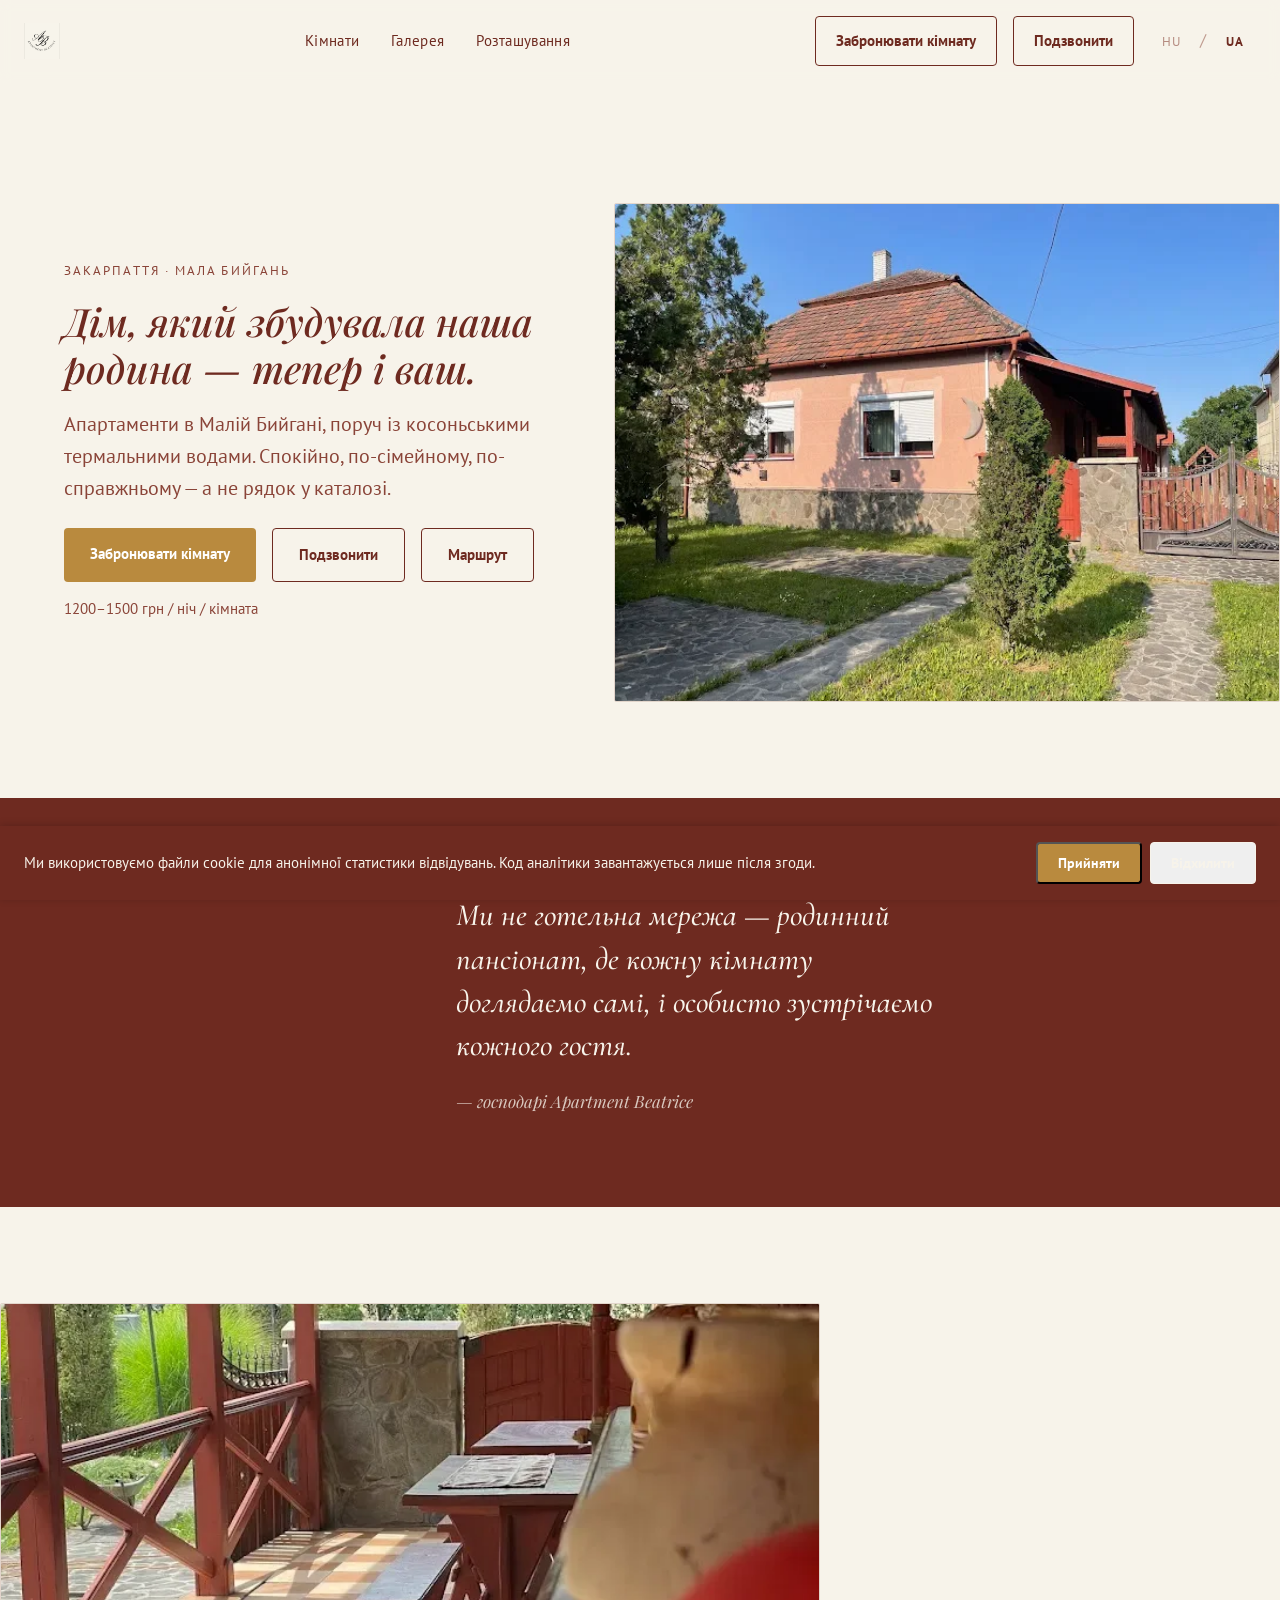
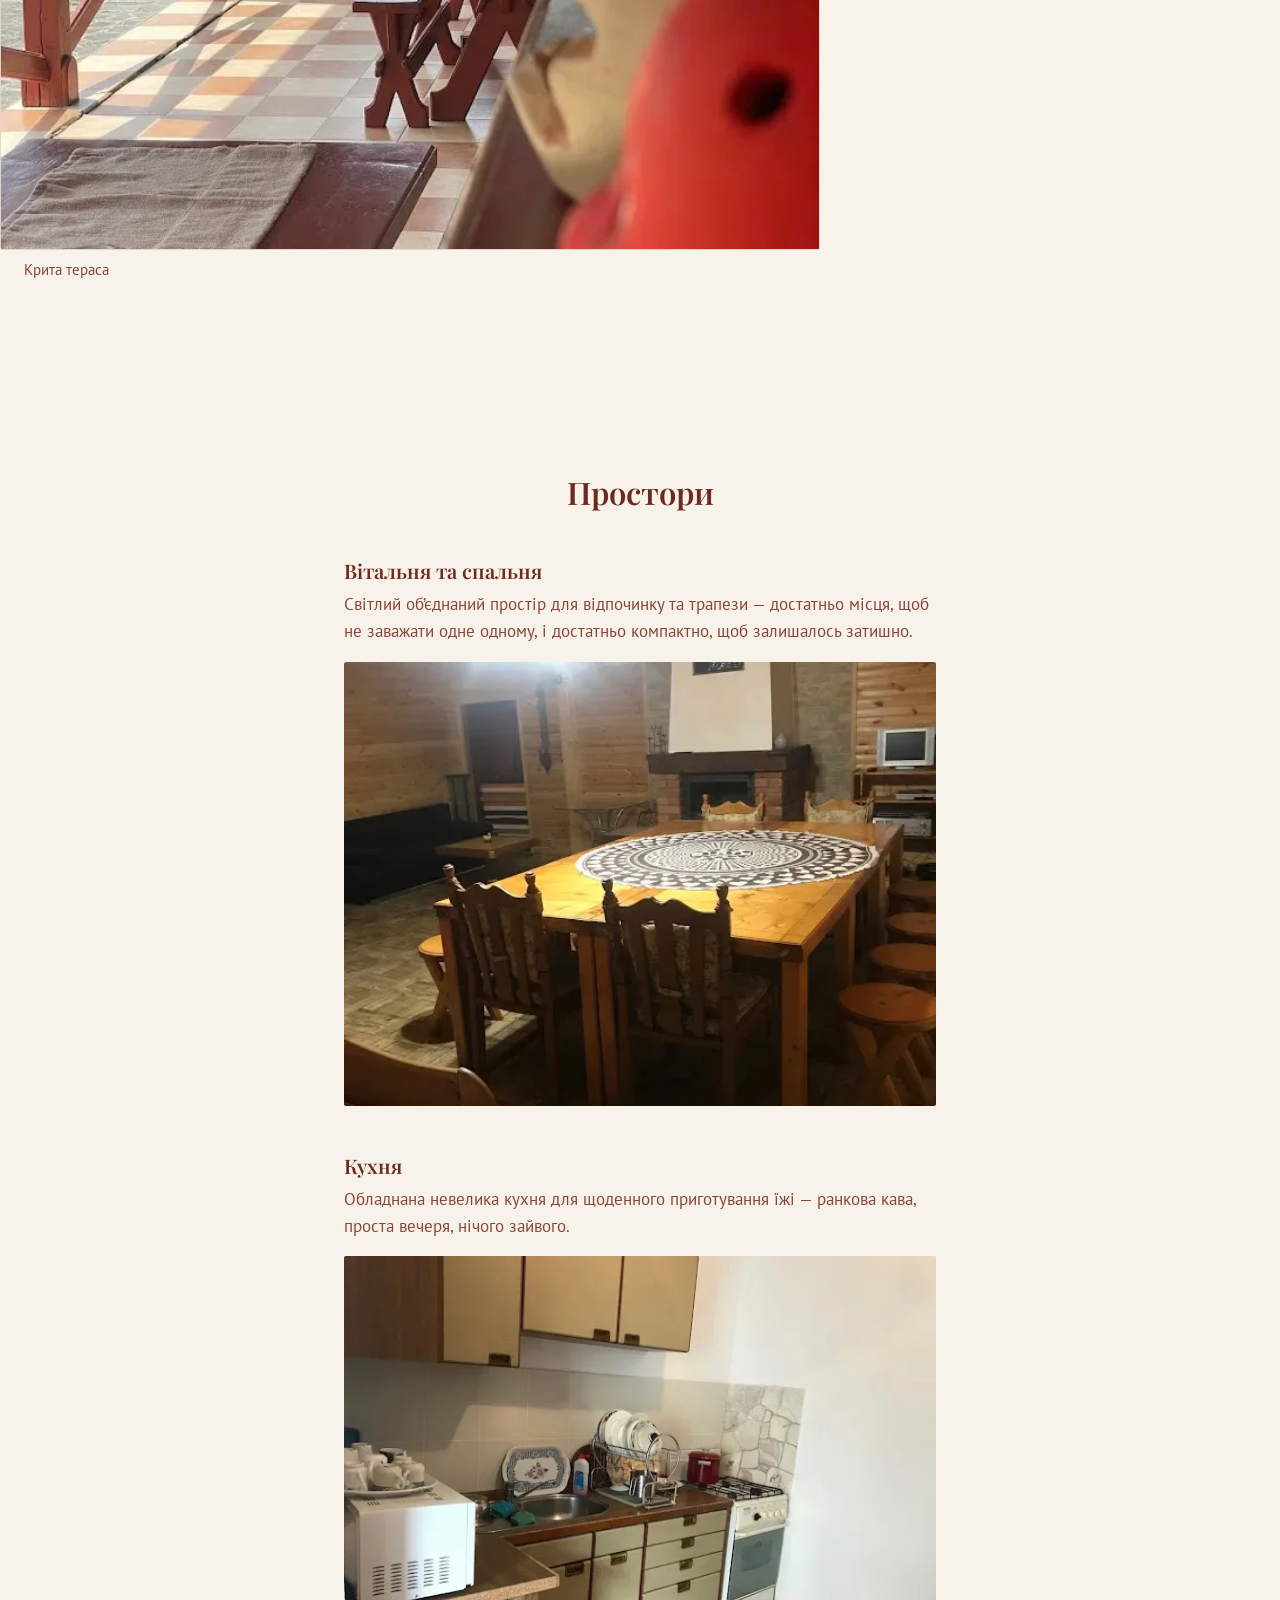
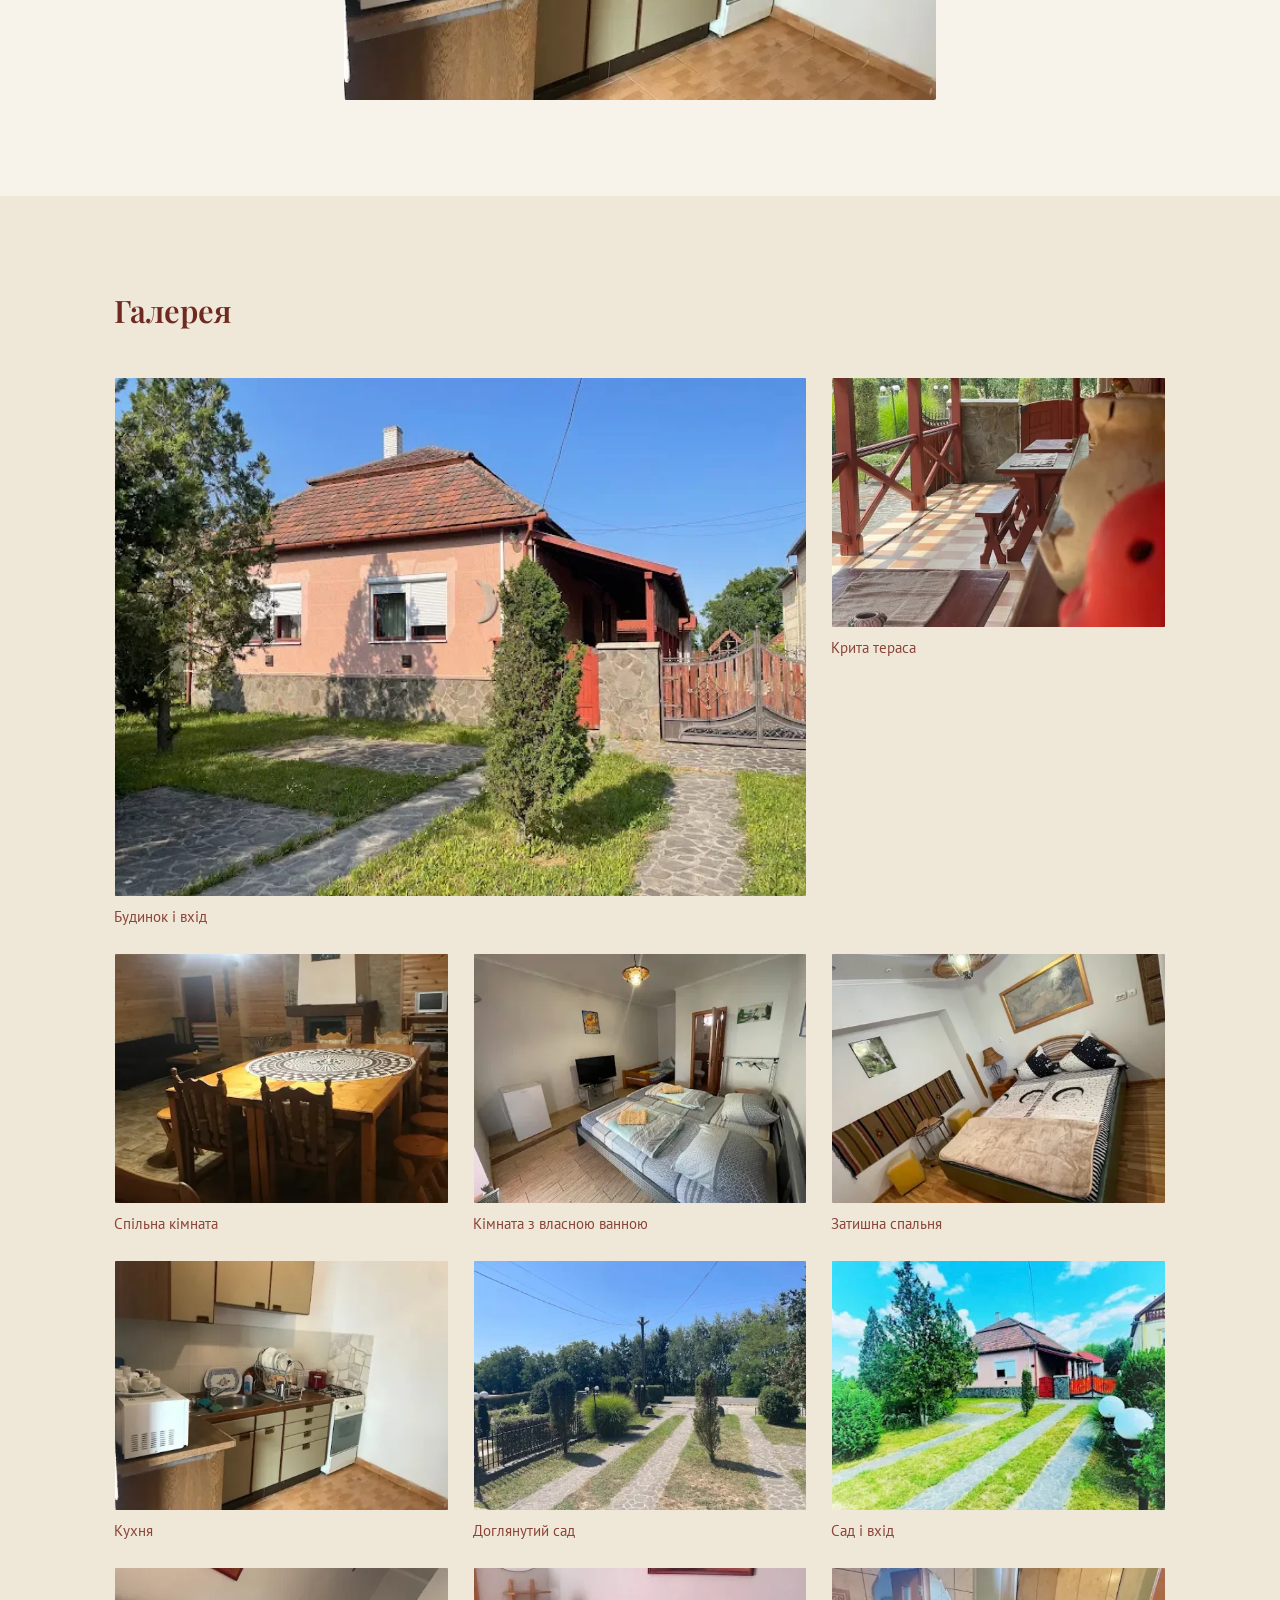
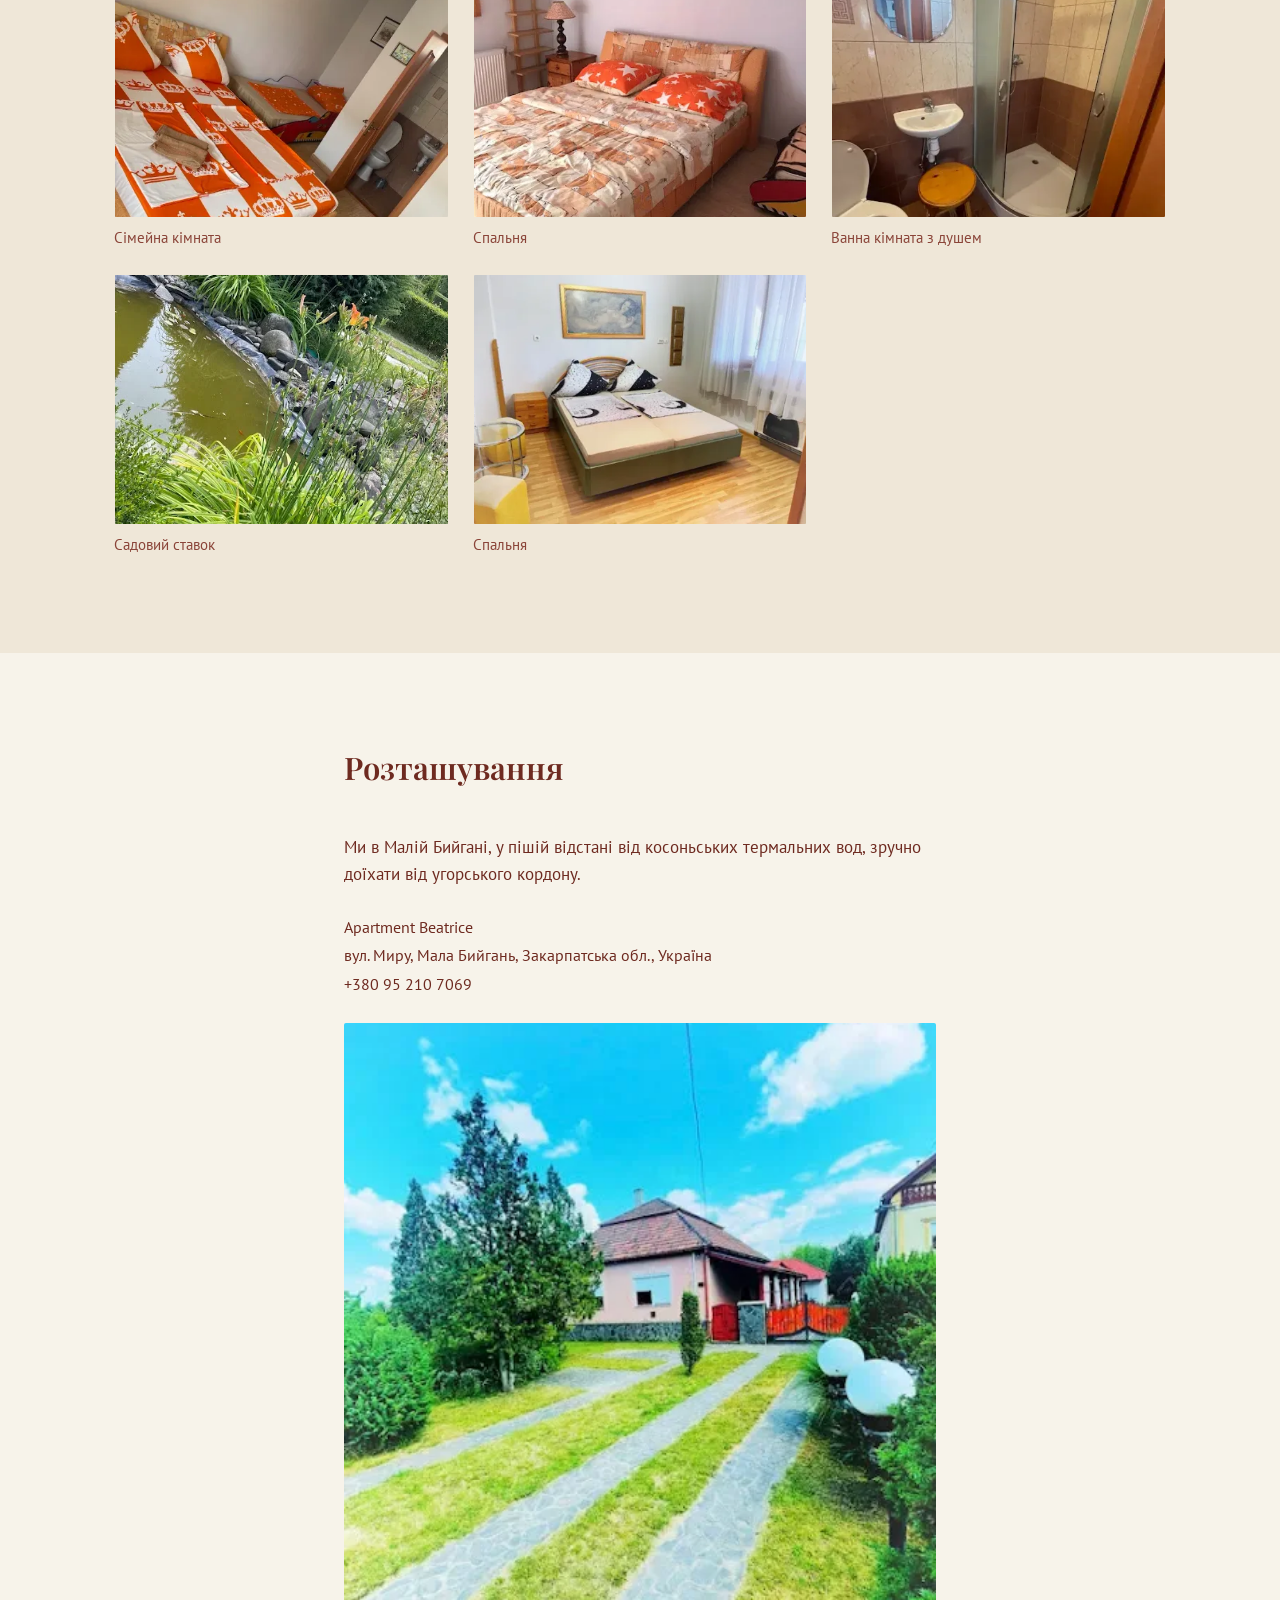
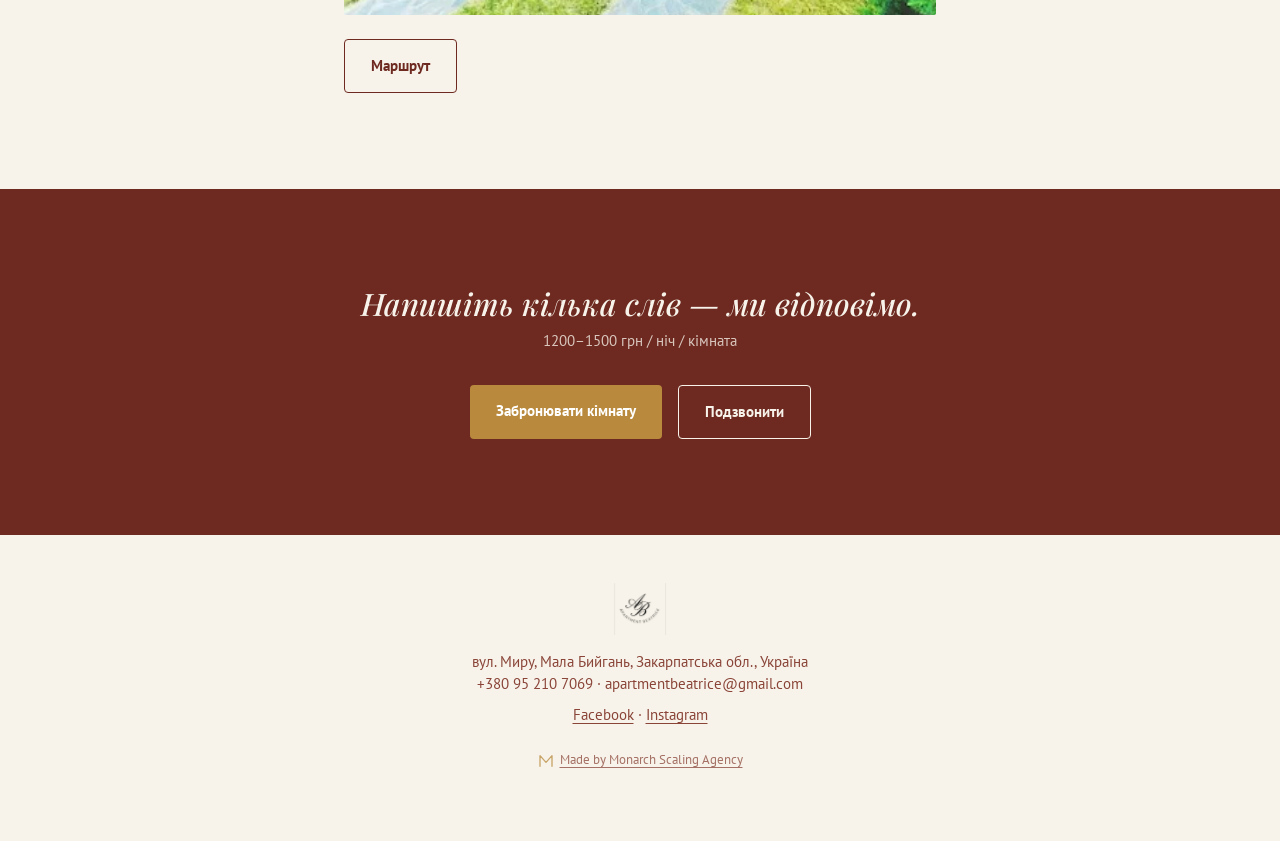
<file: public/index.html>
<!DOCTYPE html>
<html lang="uk">
<head>
  <meta charset="utf-8">
  <meta name="viewport" content="width=device-width, initial-scale=1">
  <meta name="description" content="Apartment Beatrice — családi apartman Kis Bégányban, a kosonyi termálfürdők közelében. Nyugodt, családias szállás Kárpátalján.">
  <meta property="og:type" content="website">
  <meta property="og:title" content="Apartment Beatrice — Kis Bégány, Kárpátalja">
  <meta property="og:description" content="Családi apartman a kosonyi termálfürdők közelében. Foglalj szobát online a szabad időpontokra.">
  <meta property="og:image" content="/assets/n3-1200.webp">
  <meta property="og:locale" content="hu_HU">
  <meta property="og:locale:alternate" content="uk_UA">
  <title>Apartment Beatrice — Kis Bégány, Kárpátalja</title>

  <link rel="preconnect" href="https://fonts.googleapis.com">
  <link rel="preconnect" href="https://fonts.gstatic.com" crossorigin>
  <link href="https://fonts.googleapis.com/css2?family=Cormorant+Garamond:ital,wght@1,500;1,600&family=Playfair+Display:ital,wght@0,600;0,700;1,500&family=PT+Sans:wght@400;700&display=swap" rel="stylesheet">

  <!-- LCP hero image preload -->
  <link rel="preload" as="image" href="/assets/n3-1200.webp" imagesrcset="/assets/n3-480.webp 480w, /assets/n3-1200.webp 620w" imagesizes="(max-width:672px) 100vw, 640px" fetchpriority="high">

  <!-- GDPR consent banner styles — scoped classes, no overlap with base.css tokens -->
  <style>
    .consent {
      position: fixed; left: 0; right: 0; bottom: 0; z-index: 60;
      display: flex; flex-wrap: wrap; align-items: center; gap: 12px;
      padding: 16px 24px calc(16px + env(safe-area-inset-bottom, 0px));
      background: #6E2A20; color: #F7F3EA;
      font-family: "PT Sans", sans-serif; font-size: 0.9375rem; line-height: 1.5;
      box-shadow: 0 -1px 8px rgba(0,0,0,0.18);
    }
    .consent[hidden] { display: none; }
    .consent__text { margin: 0; flex: 1 1 260px; }
    .consent__actions { display: flex; gap: 8px; flex: 0 0 auto; }
    .consent .btn { padding: 10px 20px; font-size: 0.875rem; }
    .consent .btn--ghost { border-color: #F7F3EA; color: #F7F3EA; }
    /* keep the banner clear of the mobile sticky conversion bar */
    @media (max-width: 719px) { .consent { bottom: 56px; } }
  </style>

  <!-- base.css loads LAST — cascade order law C1 -->
  <link rel="stylesheet" href="base.css">
</head>
<body>

  <!-- ===== HEADER ===== -->
  <header class="header" id="top">
    <a href="#top" aria-label="Apartment Beatrice — vissza a tetejére / нагору">
      <img class="header__logo" src="/assets/logo.jpg" alt="Apartment Beatrice">
    </a>

    <!-- desktop: inline nav links, right-aligned before the language toggle -->
    <nav class="nav" aria-label="Fő navigáció / Головна навігація">
      <a class="nav__link" href="#rooms" data-i18n="navRooms"></a>
      <a class="nav__link" href="#gallery" data-i18n="navGallery"></a>
      <a class="nav__link" href="#location" data-i18n="navLocation"></a>
    </nav>
    <div class="header__cta">
      <a class="btn btn--ghost" href="/foglalas/" data-i18n="ctaBookRoom"></a>
      <a class="btn btn--ghost" data-link="tel" data-i18n="ctaCall"></a>
    </div>

    <nav class="lang" aria-label="Nyelv / Мова">
      <button class="lang__btn" data-lang="hu" aria-pressed="true">HU</button>
      <span class="lang__sep" aria-hidden="true">/</span>
      <button class="lang__btn" data-lang="ua" aria-pressed="false">UA</button>
    </nav>

    <button class="hamburger" type="button" onclick="toggleMenu()" aria-label="Menü / Меню" aria-expanded="false" aria-controls="menu">
      <svg viewBox="0 0 24 24" width="26" height="26" aria-hidden="true"><path d="M4 7 H20 M4 12 H20 M4 17 H20" fill="none" stroke="currentColor" stroke-width="2" stroke-linecap="round"></path></svg>
    </button>
  </header>

  <!-- mobile: fullscreen menu overlay. Sibling of <header> so position:fixed maps to the
       viewport (header's backdrop-filter would otherwise trap a fixed child inside it). -->
  <div class="menu" id="menu">
    <button class="menu__close" type="button" onclick="closeMenu()" aria-label="Bezárás / Закрити">
      <svg viewBox="0 0 24 24" width="24" height="24" aria-hidden="true"><path d="M6 6 L18 18 M18 6 L6 18" fill="none" stroke="currentColor" stroke-width="2" stroke-linecap="round"></path></svg>
    </button>
    <nav class="menu__nav" aria-label="Fő navigáció / Головна навігація">
      <a class="menu__link" href="#rooms" data-i18n="navRooms"></a>
      <a class="menu__link" href="#gallery" data-i18n="navGallery"></a>
      <a class="menu__link" href="#location" data-i18n="navLocation"></a>
    </nav>
    <div class="menu__cta">
      <a class="btn btn--ghost" href="/foglalas/" data-i18n="ctaBookRoom"></a>
      <a class="btn btn--ghost" data-link="tel" data-i18n="ctaCall"></a>
    </div>
  </div>

  <main>

  <!-- ===== HERO ===== -->
  <section class="hero">
    <div class="hero__text">
      <div class="eyebrow" data-i18n="heroEyebrow"></div>
      <h1 class="hero__tagline" data-i18n="heroTagline"></h1>
      <p class="hero__sub" data-i18n="heroSubcopy"></p>
      <div class="cta-row">
        <a class="btn btn--primary" href="/foglalas/" data-i18n="ctaBookRoom"></a>
        <a class="btn btn--ghost" data-link="tel" data-i18n="ctaCall"></a>
        <a class="btn btn--ghost" data-link="maps" target="_blank" rel="noopener" data-i18n="ctaMaps"></a>
      </div>
      <div class="meta hero__price" data-i18n="priceLine"></div>
    </div>
    <figure class="hero__figure">
      <img class="hero__photo" src="/assets/n3-1200.webp" srcset="/assets/n3-480.webp 480w, /assets/n3-1200.webp 620w" sizes="(min-width:900px) 800px, (max-width:672px) 100vw, 640px" width="620" height="465" fetchpriority="high" decoding="async" data-alt="cap3" alt="A vendégház és a bejárat">
    </figure>
  </section>

  <!-- ===== HOST WELCOME (imperfection: handwritten voice, off-center) ===== -->
  <section class="band band--ink">
    <div class="wrap host">
      <div class="host__inner">
        <p class="host__note" data-i18n="hostWelcome"></p>
        <p class="host__signoff" data-i18n="hostSignoff"></p>
      </div>
    </div>
  </section>

  <!-- ===== FEATURE / TERRACE ===== -->
  <section class="band feature">
    <div class="wrap">
      <figure class="feature__figure">
        <img class="feature__photo" src="/assets/n4-1200.webp" srcset="/assets/n4-480.webp 480w, /assets/n4-1200.webp 698w" sizes="(max-width:672px) 100vw, 640px" width="698" height="931" loading="lazy" decoding="async" data-alt="cap4" alt="Fedett terasz">
        <figcaption class="feature__cap" data-i18n="cap4"></figcaption>
      </figure>
    </div>
  </section>

  <!-- ===== ROOMS ===== -->
  <section class="band" id="rooms">
    <div class="wrap">
      <div class="section-head reveal">
        <h2 data-i18n="roomsTitle"></h2>
      </div>
      <div class="room">
        <h3 data-i18n="room1Title"></h3>
        <p class="room__copy" data-i18n="room1Copy"></p>
        <img class="room__photo" src="/assets/n5-1200.webp" srcset="/assets/n5-480.webp 480w, /assets/n5-1200.webp 524w" sizes="(max-width:672px) 100vw, 640px" width="524" height="699" loading="lazy" decoding="async" data-alt="cap5" alt="Közös helyiség">
      </div>
      <div class="room">
        <h3 data-i18n="room2Title"></h3>
        <p class="room__copy" data-i18n="room2Copy"></p>
        <img class="room__photo" src="/assets/n6-1200.webp" srcset="/assets/n6-480.webp 480w, /assets/n6-1200.webp 625w" sizes="(max-width:672px) 100vw, 640px" width="625" height="465" loading="lazy" decoding="async" data-alt="cap6" alt="Konyha">
      </div>
    </div>
  </section>

  <!-- ===== GALLERY ===== -->
  <section class="band band--alt" id="gallery">
    <div class="wrap gallery-wrap">
      <div class="section-head reveal" style="text-align:left">
        <h2 data-i18n="galleryTitle"></h2>
        <p class="meta" data-i18n="galleryNote"></p>
      </div>
      <div class="gallery">
        <figure class="gallery__item gallery__item--wide">
          <button type="button" class="gallery__btn" data-lb-index="0" aria-label="Nagyítás / Збільшити">
            <img src="/assets/n3-1200.webp" srcset="/assets/n3-480.webp 480w, /assets/n3-1200.webp 620w" sizes="(max-width:672px) 92vw, 620px" width="620" height="465" loading="lazy" decoding="async" data-alt="cap3" alt="A vendégház és a bejárat">
          </button>
          <figcaption class="gallery__cap" data-i18n="cap3"></figcaption>
        </figure>
        <figure class="gallery__item">
          <button type="button" class="gallery__btn" data-lb-index="1" aria-label="Nagyítás / Збільшити">
            <img src="/assets/n4-1200.webp" srcset="/assets/n4-480.webp 480w, /assets/n4-1200.webp 698w" sizes="(max-width:672px) 45vw, 300px" width="698" height="931" loading="lazy" decoding="async" data-alt="cap4" alt="Fedett terasz">
          </button>
          <figcaption class="gallery__cap" data-i18n="cap4"></figcaption>
        </figure>
        <figure class="gallery__item">
          <button type="button" class="gallery__btn" data-lb-index="2" aria-label="Nagyítás / Збільшити">
            <img src="/assets/n5-1200.webp" srcset="/assets/n5-480.webp 480w, /assets/n5-1200.webp 524w" sizes="(max-width:672px) 45vw, 300px" width="524" height="699" loading="lazy" decoding="async" data-alt="cap5" alt="Közös helyiség">
          </button>
          <figcaption class="gallery__cap" data-i18n="cap5"></figcaption>
        </figure>
        <figure class="gallery__item">
          <button type="button" class="gallery__btn" data-lb-index="3" aria-label="Nagyítás / Збільшити">
            <img src="/assets/n8-1200.webp" srcset="/assets/n8-480.webp 480w, /assets/n8-1200.webp 532w" sizes="(max-width:672px) 45vw, 300px" width="532" height="399" loading="lazy" decoding="async" data-alt="cap8" alt="Szoba saját fürdővel">
          </button>
          <figcaption class="gallery__cap" data-i18n="cap8"></figcaption>
        </figure>
        <figure class="gallery__item">
          <button type="button" class="gallery__btn" data-lb-index="4" aria-label="Nagyítás / Збільшити">
            <img src="/assets/n2-1200.webp" srcset="/assets/n2-480.webp 480w, /assets/n2-1200.webp 698w" sizes="(max-width:672px) 45vw, 300px" width="698" height="931" loading="lazy" decoding="async" data-alt="cap2" alt="Hangulatos hálószoba">
          </button>
          <figcaption class="gallery__cap" data-i18n="cap2"></figcaption>
        </figure>
        <figure class="gallery__item">
          <button type="button" class="gallery__btn" data-lb-index="5" aria-label="Nagyítás / Збільшити">
            <img src="/assets/n6-1200.webp" srcset="/assets/n6-480.webp 480w, /assets/n6-1200.webp 625w" sizes="(max-width:672px) 45vw, 300px" width="625" height="465" loading="lazy" decoding="async" data-alt="cap6" alt="Konyha">
          </button>
          <figcaption class="gallery__cap" data-i18n="cap6"></figcaption>
        </figure>
        <figure class="gallery__item">
          <button type="button" class="gallery__btn" data-lb-index="6" aria-label="Nagyítás / Збільшити">
            <img src="/assets/n7-1200.webp" srcset="/assets/n7-480.webp 480w, /assets/n7-1200.webp 532w" sizes="(max-width:672px) 45vw, 300px" width="532" height="399" loading="lazy" decoding="async" data-alt="cap7" alt="Gondozott kert">
          </button>
          <figcaption class="gallery__cap" data-i18n="cap7"></figcaption>
        </figure>
        <figure class="gallery__item">
          <button type="button" class="gallery__btn" data-lb-index="7" aria-label="Nagyítás / Збільшити">
            <img src="/assets/n1-1200.webp" srcset="/assets/n1-1200.webp 419w" sizes="(max-width:672px) 45vw, 300px" width="419" height="465" loading="lazy" decoding="async" data-alt="cap1" alt="Kert és bejárat">
          </button>
          <figcaption class="gallery__cap" data-i18n="cap1"></figcaption>
        </figure>
        <figure class="gallery__item">
          <button type="button" class="gallery__btn" data-lb-index="8" aria-label="Nagyítás / Збільшити">
            <img src="/assets/n9-1200.webp" srcset="/assets/n9-480.webp 480w, /assets/n9-1200.webp 698w" sizes="(max-width:672px) 45vw, 300px" width="698" height="931" loading="lazy" decoding="async" data-alt="cap9" alt="Családi szoba">
          </button>
          <figcaption class="gallery__cap" data-i18n="cap9"></figcaption>
        </figure>
        <figure class="gallery__item">
          <button type="button" class="gallery__btn" data-lb-index="9" aria-label="Nagyítás / Збільшити">
            <img src="/assets/h1-1200.webp" srcset="/assets/h1-1200.webp 465w" sizes="(max-width:672px) 45vw, 300px" width="465" height="465" loading="lazy" decoding="async" data-alt="caph1" alt="Hálószoba">
          </button>
          <figcaption class="gallery__cap" data-i18n="caph1"></figcaption>
        </figure>
        <figure class="gallery__item">
          <button type="button" class="gallery__btn" data-lb-index="10" aria-label="Nagyítás / Збільшити">
            <img src="/assets/h2-1200.webp" srcset="/assets/h2-480.webp 480w, /assets/h2-1200.webp 524w" sizes="(max-width:672px) 45vw, 300px" width="524" height="699" loading="lazy" decoding="async" data-alt="caph2" alt="Fürdőszoba zuhanyzóval">
          </button>
          <figcaption class="gallery__cap" data-i18n="caph2"></figcaption>
        </figure>
        <figure class="gallery__item">
          <button type="button" class="gallery__btn" data-lb-index="11" aria-label="Nagyítás / Збільшити">
            <img src="/assets/h3-1200.webp" srcset="/assets/h3-1200.webp 418w" sizes="(max-width:672px) 45vw, 300px" width="418" height="558" loading="lazy" decoding="async" data-alt="caph3" alt="Kerti tó">
          </button>
          <figcaption class="gallery__cap" data-i18n="caph3"></figcaption>
        </figure>
        <figure class="gallery__item">
          <button type="button" class="gallery__btn" data-lb-index="12" aria-label="Nagyítás / Збільшити">
            <img src="/assets/h4-1200.webp" srcset="/assets/h4-480.webp 480w, /assets/h4-1200.webp 539w" sizes="(max-width:672px) 45vw, 300px" width="539" height="399" loading="lazy" decoding="async" data-alt="caph4" alt="Hálószoba">
          </button>
          <figcaption class="gallery__cap" data-i18n="caph4"></figcaption>
        </figure>
      </div>
    </div>
  </section>

  <!-- ===== LOCATION ===== -->
  <section class="band" id="location">
    <div class="wrap">
      <div class="section-head reveal" style="text-align:left">
        <h2 data-i18n="locationTitle"></h2>
      </div>
      <p data-i18n="locationCopy"></p>
      <div class="nap">
        <div data-i18n="napName"></div>
        <div data-i18n="napAddress"></div>
        <div data-i18n="napPhone"></div>
      </div>
      <img class="map__photo" src="/assets/n1-1200.webp" srcset="/assets/n1-1200.webp 419w" sizes="(max-width:672px) 100vw, 640px" width="419" height="465" loading="lazy" decoding="async" data-alt="cap1" alt="Kert és bejárat">
      <div class="cta-row" style="justify-content:flex-start">
        <a class="btn btn--ghost" data-link="maps" target="_blank" rel="noopener" data-i18n="ctaMaps"></a>
      </div>
    </div>
  </section>

  <!-- ===== BOOKING STRIP ===== -->
  <section class="band band--ink">
    <div class="wrap booking">
      <h2 data-i18n="bookingTitle"></h2>
      <p class="meta" data-i18n="priceLine"></p>
      <div class="cta-row">
        <a class="btn btn--primary" href="/foglalas/" data-i18n="ctaBookRoom"></a>
        <a class="btn btn--ghost" data-link="tel" data-i18n="ctaCall"></a>
      </div>
    </div>
  </section>

  </main>

  <!-- ===== FOOTER ===== -->
  <footer class="footer">
    <img class="footer__logo" src="/assets/logo.jpg" alt="Apartment Beatrice">
    <div class="meta">
      <div data-i18n="napAddress"></div>
      <div><span data-i18n="napPhone"></span> · apartmentbeatrice@gmail.com</div>
      <div style="margin-top:8px">
        <a href="https://facebook.com/people/Apartment-Beatrice/61577018919822" target="_blank" rel="noopener">Facebook</a>
        <span aria-hidden="true"> · </span>
        <a href="https://instagram.com/apartmentbeatrice" target="_blank" rel="noopener">Instagram</a>
      </div>
    </div>
    <a class="footer-credit" href="https://monarchscalingagency.com" target="_blank" rel="noopener">
      <svg class="footer-credit__mark" viewBox="0 0 24 24" width="16" height="16" aria-hidden="true">
        <path d="M3 20 L3 4 L12 14 L21 4 L21 20" fill="none" stroke="currentColor" stroke-width="2" stroke-linecap="round" stroke-linejoin="round"/>
      </svg>
      <span>Made by Monarch Scaling Agency</span>
    </a>
  </footer>

  <!-- ===== STICKY MOBILE CONVERSION BAR ===== -->
  <nav class="stickybar" aria-label="Foglalás / Бронювання">
    <a class="btn btn--primary" href="/foglalas/" data-i18n="ctaBookRoom"></a>
    <a class="btn btn--ghost" data-link="tel" data-i18n="ctaCall"></a>
  </nav>

  <!-- ===== LIGHTBOX (native <dialog>) ===== -->
  <dialog class="lightbox" aria-label="Galéria / Галерея">
    <button type="button" class="lightbox__close" data-lb="close" aria-label="Bezárás / Закрити">
      <svg viewBox="0 0 24 24" width="24" height="24" aria-hidden="true"><path d="M6 6 L18 18 M18 6 L6 18" fill="none" stroke="currentColor" stroke-width="2" stroke-linecap="round"></path></svg>
    </button>
    <button type="button" class="lightbox__nav lightbox__prev" data-lb="prev" aria-label="Előző / Попереднє">
      <svg viewBox="0 0 24 24" width="28" height="28" aria-hidden="true"><path d="M15 5 L8 12 L15 19" fill="none" stroke="currentColor" stroke-width="2" stroke-linecap="round" stroke-linejoin="round"></path></svg>
    </button>
    <figure class="lightbox__figure">
      <img class="lightbox__img" alt="">
      <figcaption class="lightbox__cap"></figcaption>
    </figure>
    <button type="button" class="lightbox__nav lightbox__next" data-lb="next" aria-label="Következő / Наступне">
      <svg viewBox="0 0 24 24" width="28" height="28" aria-hidden="true"><path d="M9 5 L16 12 L9 19" fill="none" stroke="currentColor" stroke-width="2" stroke-linecap="round" stroke-linejoin="round"></path></svg>
    </button>
  </dialog>

  <!-- ===== GDPR COOKIE CONSENT ===== -->
  <div class="consent" role="dialog" aria-live="polite" aria-label="Süti hozzájárulás / Згода на файли cookie" hidden>
    <p class="consent__text"></p>
    <div class="consent__actions">
      <button type="button" class="btn btn--primary consent__accept"></button>
      <button type="button" class="btn btn--ghost consent__decline"></button>
    </div>
  </div>

  <!-- ===== SCROLL TO TOP ===== -->
  <button class="totop" type="button" aria-label="Vissza a tetejére / Нагору" hidden>
    <svg viewBox="0 0 24 24" width="20" height="20" aria-hidden="true">
      <path d="M12 4 L19 12 L16.6 12 L12 7.4 L7.4 12 L5 12 Z M12 10 L19 18 L16.6 18 L12 13.4 L7.4 18 L5 18 Z" fill="currentColor"></path>
    </svg>
  </button>

  <script src="app.js"></script>
  <script src="consent.js"></script>
</body>
</html>
</file>
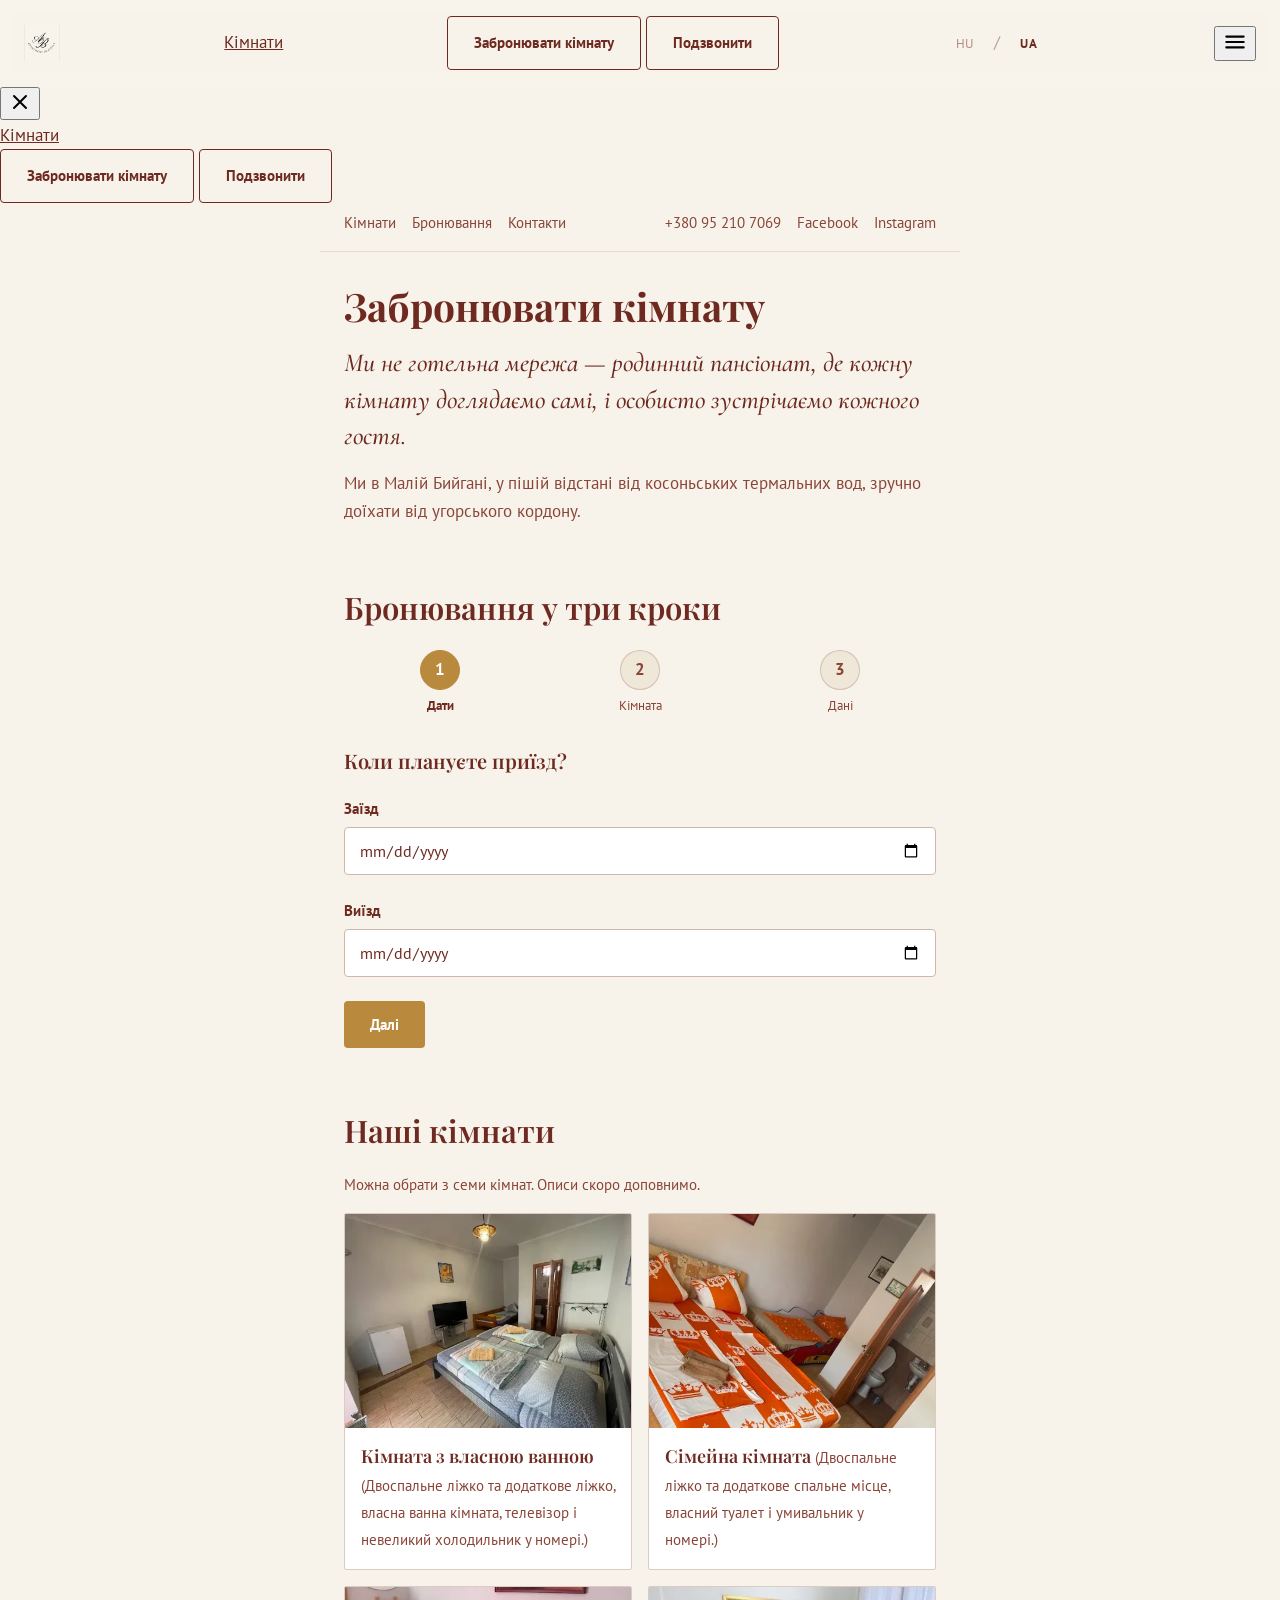
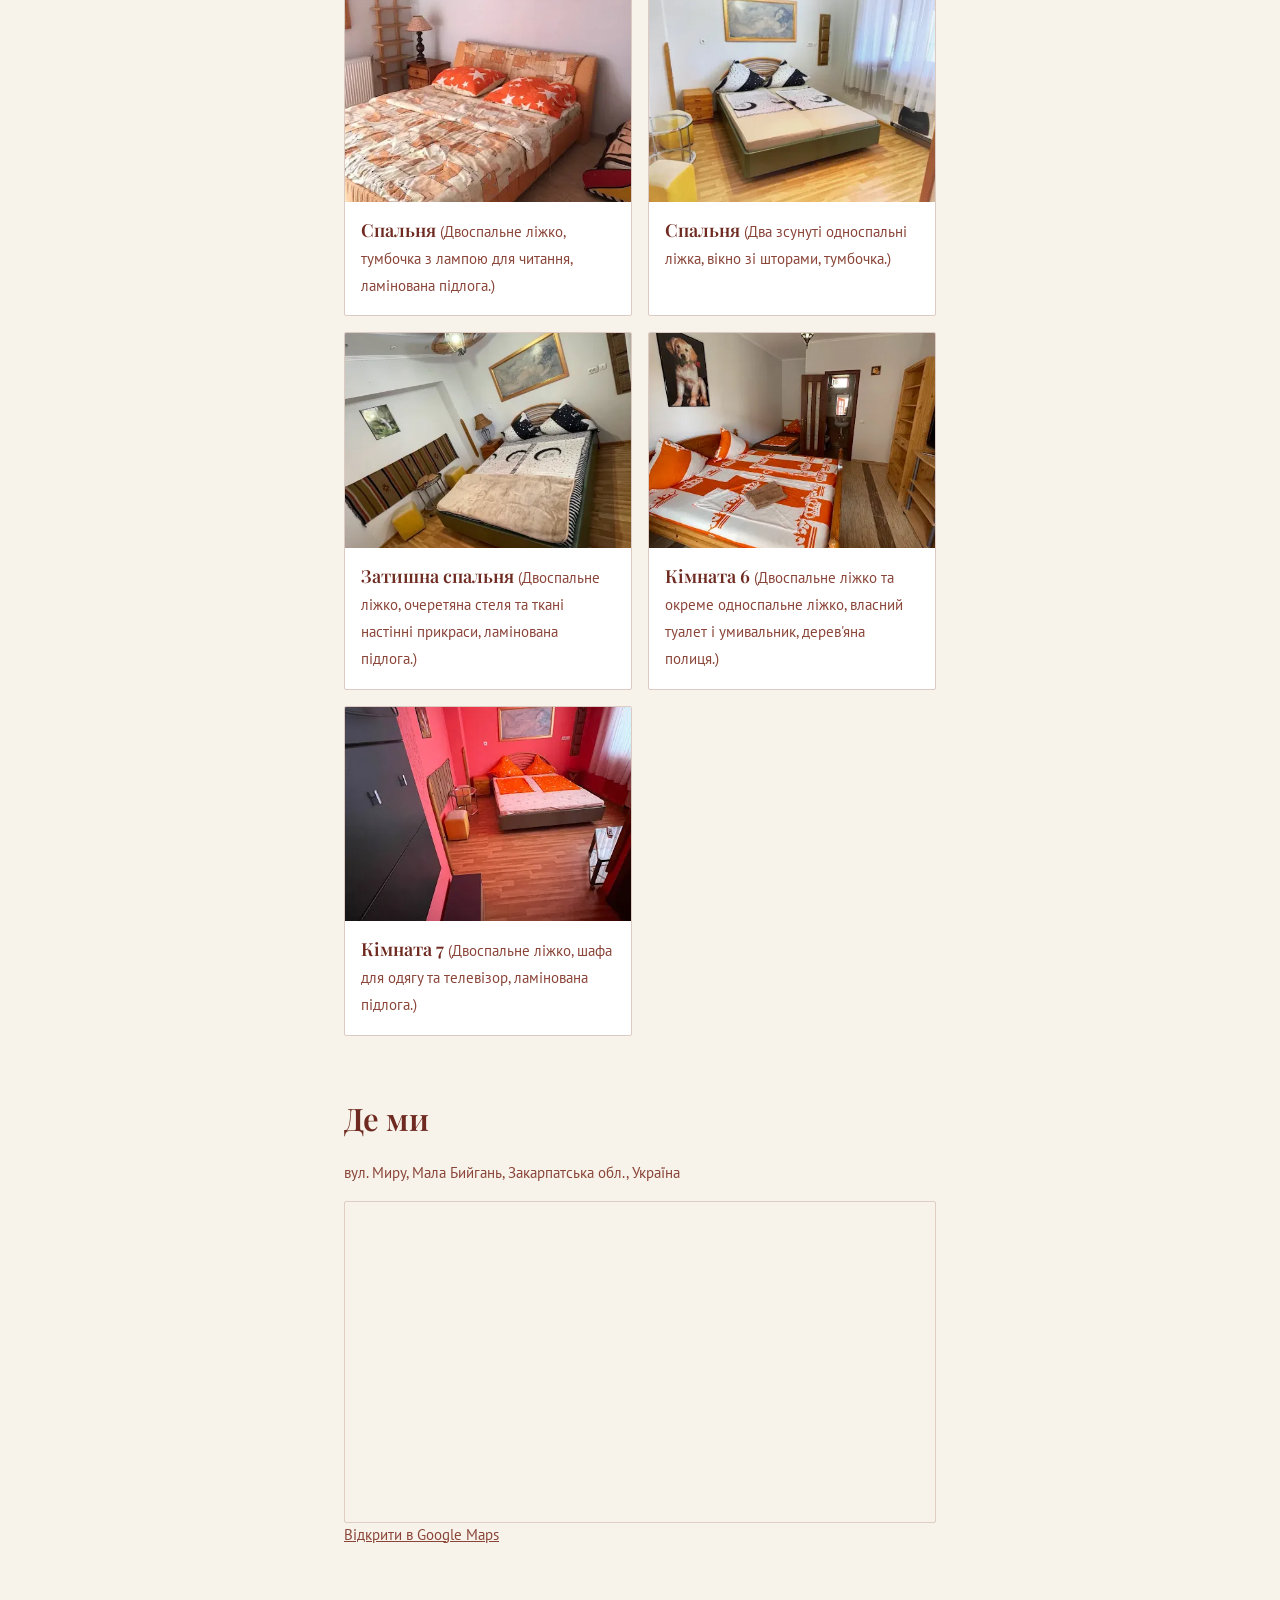
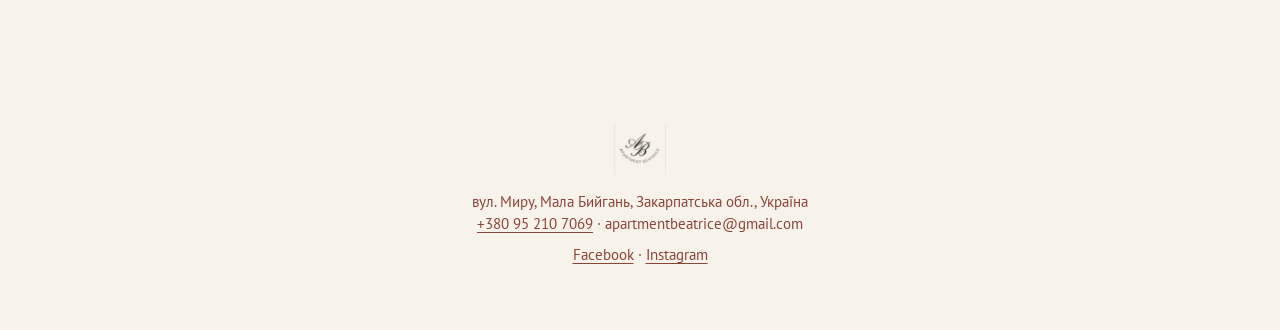
<file: public/foglalas/index.html>
<!DOCTYPE html>
<html lang="uk">
<head>
  <meta charset="utf-8">
  <meta name="viewport" content="width=device-width, initial-scale=1">
  <meta name="description" content="Foglalj szobát az Apartment Beatrice panzióban — válassz dátumot és szobát, mi visszaigazoljuk.">
  <meta name="robots" content="noindex">
  <title>Foglalás — Apartment Beatrice</title>

  <link rel="preconnect" href="https://fonts.googleapis.com">
  <link rel="preconnect" href="https://fonts.gstatic.com" crossorigin>
  <link href="https://fonts.googleapis.com/css2?family=Cormorant+Garamond:ital,wght@1,500;1,600&family=Playfair+Display:ital,wght@0,600;0,700;1,500&family=PT+Sans:wght@400;700&display=swap" rel="stylesheet">

  <!-- base.css first: :root tokens + shared chrome (.header/.lang/.btn/.footer). booking.css layers the flow on top. -->
  <link rel="stylesheet" href="/base.css">
  <link rel="stylesheet" href="booking.css">
</head>
<body>

  <!-- ===== HEADER (same component as the main site; nav points back to homepage sections) ===== -->
  <header class="header" id="top">
    <a href="/" aria-label="Apartment Beatrice — főoldal / головна">
      <img class="header__logo" src="/assets/logo.jpg" alt="Apartment Beatrice">
    </a>

    <!-- desktop: inline nav links, centered in the header -->
    <nav class="nav" aria-label="Fő navigáció / Головна навігація">
      <a class="nav__link" href="/#rooms" data-i18n="navRooms"></a>
      <a class="nav__link" href="/#gallery" data-i18n="navGallery"></a>
      <a class="nav__link" href="/#location" data-i18n="navLocation"></a>
    </nav>
    <div class="header__cta">
      <a class="btn btn--ghost" href="/foglalas/" data-i18n="ctaBookRoom"></a>
      <a class="btn btn--ghost" data-link="tel" data-i18n="ctaCall"></a>
    </div>

    <nav class="lang" aria-label="Nyelv / Мова">
      <button class="lang__btn" data-lang="hu" aria-pressed="true">HU</button>
      <span class="lang__sep" aria-hidden="true">/</span>
      <button class="lang__btn" data-lang="ua" aria-pressed="false">UA</button>
    </nav>

    <button class="hamburger" type="button" onclick="toggleMenu()" aria-label="Menü / Меню" aria-expanded="false" aria-controls="menu">
      <svg viewBox="0 0 24 24" width="26" height="26" aria-hidden="true"><path d="M4 7 H20 M4 12 H20 M4 17 H20" fill="none" stroke="currentColor" stroke-width="2" stroke-linecap="round"></path></svg>
    </button>
  </header>

  <!-- mobile: fullscreen menu overlay. Sibling of <header> so position:fixed maps to the
       viewport (header's backdrop-filter would otherwise trap a fixed child inside it). -->
  <div class="menu" id="menu">
    <button class="menu__close" type="button" onclick="closeMenu()" aria-label="Bezárás / Закрити">
      <svg viewBox="0 0 24 24" width="24" height="24" aria-hidden="true"><path d="M6 6 L18 18 M18 6 L6 18" fill="none" stroke="currentColor" stroke-width="2" stroke-linecap="round"></path></svg>
    </button>
    <nav class="menu__nav" aria-label="Fő navigáció / Головна навігація">
      <a class="menu__link" href="/#rooms" data-i18n="navRooms"></a>
      <a class="menu__link" href="/#gallery" data-i18n="navGallery"></a>
      <a class="menu__link" href="/#location" data-i18n="navLocation"></a>
    </nav>
    <div class="menu__cta">
      <a class="btn btn--ghost" href="/foglalas/" data-i18n="ctaBookRoom"></a>
      <a class="btn btn--ghost" data-link="tel" data-i18n="ctaCall"></a>
    </div>
  </div>

  <!-- in-page nav + real conversion links -->
  <nav class="bk-subnav" aria-label="Oldal navigáció / Навігація">
    <a href="#szobak" data-i18n="navRooms">Szobák</a>
    <a href="#foglalas" data-i18n="navBook">Foglalás</a>
    <a href="#kapcsolat" data-i18n="navContact">Kapcsolat</a>
    <a class="bk-subnav__sep" href="tel:+380952107069">+380 95 210 7069</a>
    <a href="https://facebook.com/people/Apartment-Beatrice/61577018919822" target="_blank" rel="noopener">Facebook</a>
    <a href="https://instagram.com/apartmentbeatrice" target="_blank" rel="noopener">Instagram</a>
  </nav>

  <main class="bk-main">

    <!-- ===== INTRO (reused approved copy: host line + Kosonь springs proximity) ===== -->
    <section class="bk-intro">
      <h1 class="bk-title" data-i18n="pageTitle">Foglalj szobát</h1>
      <p class="bk-intro__host" data-i18n="introHost"></p>
      <p class="bk-intro__springs" data-i18n="introSprings"></p>
    </section>

    <!-- ===== BOOKING FLOW (3 steps — logic + step-indicator UX kept, re-skinned) =====
         Placed directly under the intro, ABOVE the room showcase: booking is the primary
         conversion action (K2) and must not sit below the gallery. -->
    <section class="bk-flow" id="foglalas" aria-labelledby="flowh">
      <h2 id="flowh" class="bk-section__title" data-i18n="flowTitle">Foglalás három lépésben</h2>

      <!-- progress indicator -->
      <ol class="bk-steps" aria-label="Foglalási lépések">
        <li class="bk-step is-active" data-step-ind="1"><span class="bk-step__num">1</span><span class="bk-step__label" data-i18n="step1Label">Dátum</span></li>
        <li class="bk-step" data-step-ind="2"><span class="bk-step__num">2</span><span class="bk-step__label" data-i18n="step2Label">Szoba</span></li>
        <li class="bk-step" data-step-ind="3"><span class="bk-step__num">3</span><span class="bk-step__label" data-i18n="step3Label">Adatok</span></li>
      </ol>

      <!-- STEP 1 — dates -->
      <div class="bk-panel is-active" data-step="1" aria-labelledby="s1h">
        <h3 id="s1h" class="bk-panel__title" data-i18n="s1Title">Mikor jönnél?</h3>
        <div class="bk-field">
          <label for="checkIn" data-i18n="labelCheckIn">Érkezés</label>
          <input type="date" id="checkIn" required>
        </div>
        <div class="bk-field">
          <label for="checkOut" data-i18n="labelCheckOut">Távozás</label>
          <input type="date" id="checkOut" required>
        </div>
        <p class="bk-error" data-role="err1" hidden></p>
        <button type="button" class="bk-btn" data-action="to2" data-i18n="next">Tovább</button>
      </div>

      <!-- STEP 2 — room selection -->
      <div class="bk-panel" data-step="2" aria-labelledby="s2h">
        <h3 id="s2h" class="bk-panel__title" data-i18n="s2Title">Válassz szobát</h3>
        <p class="bk-note" data-role="dateSummary"></p>
        <p class="bk-error" data-role="err2" hidden></p>
        <div class="bk-rooms" data-role="rooms" aria-live="polite"></div>
        <div class="bk-nav">
          <button type="button" class="bk-btn bk-btn--ghost" data-action="back1" data-i18n="back">Vissza</button>
        </div>
      </div>

      <!-- STEP 3 — contact form -->
      <div class="bk-panel" data-step="3" aria-labelledby="s3h">
        <h3 id="s3h" class="bk-panel__title" data-i18n="s3Title">Add meg az elérhetőséged</h3>
        <p class="bk-note" data-role="bookingSummary"></p>
        <form class="bk-form" data-role="form" novalidate>
          <div class="bk-field">
            <label for="guestName" data-i18n="labelName">Név</label>
            <input type="text" id="guestName" name="guestName" autocomplete="name" required>
          </div>
          <div class="bk-field">
            <label for="guestContact" data-i18n="labelContact">Telefon vagy e-mail</label>
            <input type="text" id="guestContact" name="guestContact" autocomplete="email" required>
          </div>
          <div class="bk-field">
            <label for="guestNote" data-i18n="labelNote">Megjegyzés (nem kötelező)</label>
            <textarea id="guestNote" name="guestNote" rows="3"></textarea>
          </div>
          <!-- honeypot: hidden from humans, bots fill it -->
          <div class="bk-hp" aria-hidden="true">
            <label for="company">Company</label>
            <input type="text" id="company" name="company" tabindex="-1" autocomplete="off">
          </div>
          <p class="bk-error" data-role="err3" hidden></p>
          <div class="bk-nav">
            <button type="button" class="bk-btn bk-btn--ghost" data-action="back2" data-i18n="back">Vissza</button>
            <button type="submit" class="bk-btn" data-role="submit" data-i18n="submit">Foglalás elküldése</button>
          </div>
        </form>
      </div>

      <!-- SUCCESS -->
      <div class="bk-panel bk-success" data-step="done" aria-labelledby="doneh" role="status">
        <div class="bk-success__mark" aria-hidden="true">✓</div>
        <h3 id="doneh" class="bk-panel__title" data-i18n="doneTitle">Köszönjük!</h3>
        <p data-role="doneText"></p>
        <a class="bk-btn bk-btn--ghost" href="/" data-i18n="backHome">← Vissza a főoldalra</a>
      </div>
    </section>

    <!-- ===== ROOM SHOWCASE — all 7 rooms (content, not availability) ===== -->
    <section class="bk-showcase" id="szobak" aria-labelledby="szobakh">
      <h2 id="szobakh" class="bk-section__title" data-i18n="showcaseTitle">Szobáink</h2>
      <p class="bk-note" data-i18n="showcaseNote"></p>
      <div class="bk-rooms" data-role="showcase"></div>
    </section>

    <!-- ===== LOCATION / MAP ===== -->
    <section class="bk-map-sec" id="terkep" aria-labelledby="terkeph">
      <h2 id="terkeph" class="bk-section__title" data-i18n="mapTitle">Hol vagyunk</h2>
      <p class="bk-note" data-i18n="napAddress"></p>
      <div class="bk-map">
        <iframe
          title="Apartment Beatrice — Google Maps"
          src="https://www.google.com/maps?q=48.2640138,22.5776255&z=17&output=embed"
          width="100%" height="320" style="border:0" loading="lazy"
          referrerpolicy="no-referrer-when-downgrade" allowfullscreen></iframe>
      </div>
      <p class="bk-note"><a href="https://maps.app.goo.gl/P8cM2MqWVm71cQLFA" target="_blank" rel="noopener" data-i18n="mapOpen">Megnyitás Google Maps-ben</a></p>
    </section>

  </main>

  <!-- ===== FOOTER / CONTACT ===== -->
  <footer class="footer" id="kapcsolat">
    <img class="footer__logo" src="/assets/logo.jpg" alt="Apartment Beatrice">
    <div class="meta">
      <div data-i18n="napAddress"></div>
      <div><a href="tel:+380952107069">+380 95 210 7069</a> · apartmentbeatrice@gmail.com</div>
      <div style="margin-top:8px">
        <a href="https://facebook.com/people/Apartment-Beatrice/61577018919822" target="_blank" rel="noopener">Facebook</a>
        <span aria-hidden="true"> · </span>
        <a href="https://instagram.com/apartmentbeatrice" target="_blank" rel="noopener">Instagram</a>
      </div>
    </div>
  </footer>

  <!-- app.js: shared header wiring (hamburger toggleMenu, lang toggle, data-link hrefs).
       Loads before booking.js; every query in it is null-checked so absent elements are no-ops. -->
  <script src="/app.js"></script>
  <script src="booking.js"></script>
</body>
</html>
</file>
<file: base.css>
:root {
  /* color — 60/30/10 */
  --c-ground: #F7F3EA;      /* 60 — warm ivory base */
  --c-ground-alt: #EFE7D8;  /* ivory shade for section banding */
  --c-ink: #6E2A20;         /* 30 — deep wine-oxblood, refined from #863B2E */
  --c-ink-soft: #8A4438;    /* body text on ivory where full ink is too heavy */
  --c-accent: #B98A3E;      /* 10 — muted brass/ochre, CTA-only, never decorative */
  --c-accent-hover: #A47730;
  --c-white: #FFFFFF;

  /* spacing (8px base) */
  --sp-1: 8px;
  --sp-2: 16px;
  --sp-3: 24px;
  --sp-4: 32px;
  --sp-6: 48px;
  --sp-8: 64px;
  --sp-12: 96px;

  /* radius */
  --r-sm: 2px;
  --r-md: 4px;

  /* shadow — flat editorial, no drop-shadow soup */
  --shadow-card: 0 1px 3px rgba(110, 42, 32, 0.12);
}

/* ---- reset / base ---- */
* { box-sizing: border-box; }
html { -webkit-text-size-adjust: 100%; }
@media (prefers-reduced-motion: no-preference) {
  html { scroll-behavior: smooth; }
}
body {
  margin: 0;
  background: var(--c-ground);
  color: var(--c-ink);
  font-family: "PT Sans", sans-serif;
  font-size: 1.0625rem; /* 17px — doctrine body 17–18px */
  line-height: 1.6;
  overflow-x: hidden;
}
::selection { background: var(--c-ink); color: var(--c-ground); }
img { max-width: 100%; display: block; }
a { color: inherit; }

h1, h2, h3, .host__note, .host__signoff {
  font-family: "Playfair Display", serif;
  line-height: 1.15;
  margin: 0;
}
/* modular scale 1.25: 20→25→31→39px, clamp() for smooth desktop bump */
h1 { font-size: clamp(1.9375rem, 1.5rem + 2vw, 2.4375rem); font-weight: 700; } /* 31→39 */
h2 { font-size: clamp(1.5625rem, 1.3rem + 1.1vw, 1.9375rem); font-weight: 600; line-height: 1.2; } /* 25→31 */
h3 { font-size: 1.25rem; font-weight: 600; line-height: 1.2; } /* 20 */

.wrap {
  max-width: 640px;
  margin: 0 auto;
  padding-left: var(--sp-3);
  padding-right: var(--sp-3);
}

/* section banding (no borders) */
.band { padding: var(--sp-12) 0; }
.band--alt { background: var(--c-ground-alt); }
.band--ink { background: var(--c-ink); color: var(--c-ground); }

.eyebrow {
  font-size: 0.8125rem;
  letter-spacing: 0.16em;
  text-transform: uppercase;
  color: var(--c-ink-soft);
}
.meta { font-size: 0.9375rem; line-height: 1.5; color: var(--c-ink-soft); } /* 15px */
p { margin: 0 0 var(--sp-2); }

/* ---- header ---- */
.header {
  position: sticky;
  top: 0;
  z-index: 40;
  display: flex;
  align-items: center;
  justify-content: space-between;
  padding: var(--sp-2) var(--sp-3);
  background: color-mix(in srgb, var(--c-ground) 92%, transparent);
  backdrop-filter: blur(6px);
}
.header__logo, .hero__mark, .footer__logo { aspect-ratio: 960 / 957; }
.header__logo { height: 36px; width: auto; mix-blend-mode: multiply; }

/* ---- language toggle ---- */
.lang { display: flex; align-items: center; gap: var(--sp-1); }
.lang__btn {
  font-family: "PT Sans", sans-serif;
  font-size: 0.8125rem;
  letter-spacing: 0.06em;
  padding: 6px 12px;
  border: none;
  background: none;
  color: var(--c-ink-soft);
  opacity: 0.6;
  cursor: pointer;
}
.lang__btn[aria-pressed="true"] { color: var(--c-ink); font-weight: 700; opacity: 1; }
.lang__sep { color: var(--c-ink-soft); opacity: 0.5; }

/* ---- hero ---- */
.hero { padding: var(--sp-8) 0; }
/* mobile: reproduce the old .wrap constraint on each child (stacked, centered) */
.hero__text { max-width: 640px; margin: 0 auto; padding: 0 var(--sp-3); text-align: center; }
.hero__figure { max-width: 640px; margin: var(--sp-3) auto 0; padding: 0 var(--sp-3); }
.hero__mark { width: min(260px, 62vw); height: auto; margin: var(--sp-3) auto var(--sp-2); mix-blend-mode: multiply; }
.hero__tagline {
  font-family: "Playfair Display", serif;
  font-style: italic;
  font-weight: 500; /* loaded italic cut is 500-only; h1 default 700 would synth-bold it */
  font-size: clamp(1.9375rem, 1.5rem + 2vw, 2.4375rem); /* 31→39, matches h1 scale */
  line-height: 1.2;
  margin: var(--sp-2) 0;
}
.hero__sub { color: var(--c-ink-soft); font-size: 1.25rem; } /* 20px */
.hero__price { margin-top: var(--sp-2); }

/* swash divider (extracted from logo calligraphy) */
.swash { display: block; width: 150px; height: auto; margin: var(--sp-2) auto; }
.swash path { stroke: var(--c-accent); }
.swash--flip { transform: scaleY(-1); }

/* ---- CTA (accent-only) ---- */
.cta-row { display: flex; flex-wrap: wrap; gap: var(--sp-2); justify-content: center; margin-top: var(--sp-3); }
.btn {
  font-family: "PT Sans", sans-serif;
  font-weight: 700;
  font-size: 0.9375rem;
  padding: 14px 26px;
  border-radius: var(--r-md);
  text-decoration: none;
  display: inline-block;
  transition: transform 100ms ease, opacity 100ms ease, background-color 150ms ease;
}
.btn:active { transform: scale(0.97); }
.btn--primary { background: var(--c-accent); color: var(--c-white); }
.btn--primary:hover { background: var(--c-accent-hover); }
.btn--ghost { border: 1px solid var(--c-ink); color: var(--c-ink); }
.band--ink .btn--ghost { border-color: var(--c-ground); color: var(--c-ground); }

/* ---- host welcome (imperfection) ---- */
.host { display: flex; justify-content: flex-end; }
.host__inner { max-width: 480px; text-align: left; }
.host__note {
  font-family: "Cormorant Garamond", "Playfair Display", serif;
  font-style: italic;
  font-weight: 500;
  font-size: clamp(1.625rem, 1.4rem + 1vw, 1.9375rem); /* up to 31 on desktop */
  line-height: 1.4;
  margin-bottom: var(--sp-3);
}
.host__signoff { font-style: italic; font-size: 1.0625rem; color: color-mix(in srgb, var(--c-ground) 78%, var(--c-ink)); }

/* ---- rooms ---- */
.section-head { text-align: center; margin-bottom: var(--sp-6); }
.room { margin-bottom: var(--sp-6); }
.room:last-child { margin-bottom: 0; }
.room h3 { margin-bottom: var(--sp-1); }
.room__copy { color: var(--c-ink-soft); }

/* ---- labelled placeholders (until real photography lands) ---- */
.ph {
  background: repeating-linear-gradient(45deg,
    color-mix(in srgb, var(--c-ink) 14%, var(--c-ground)),
    color-mix(in srgb, var(--c-ink) 14%, var(--c-ground)) 10px,
    transparent 10px, transparent 20px);
  border: 1px solid color-mix(in srgb, var(--c-ink) 22%, var(--c-ground));
  border-radius: var(--r-sm);
  display: flex;
  align-items: center;
  justify-content: center;
  text-align: center;
  padding: var(--sp-2);
  margin-top: var(--sp-2);
}
.ph--43 { aspect-ratio: 4 / 3; }
.ph--11 { aspect-ratio: 1 / 1; }
.ph__label {
  font-family: "PT Sans", monospace;
  font-size: 0.75rem;
  color: var(--c-ink-soft);
  background: var(--c-ground);
  padding: 4px 8px;
}
.band--alt .ph__label { background: var(--c-ground-alt); }

/* ---- real photos: CSS aspect-ratio reserves space => no CLS ---- */
.feature__figure { margin: var(--sp-3) 0 0; }
.hero__photo, .feature__photo, .room__photo, .map__photo {
  width: 100%; height: auto; display: block;
  object-fit: cover; border-radius: var(--r-sm);
}
.hero__photo { aspect-ratio: 3 / 2; margin-top: var(--sp-3); }
.feature__photo { aspect-ratio: 3 / 2; }
.room__photo { aspect-ratio: 4 / 3; margin-top: var(--sp-2); }
.map__photo { aspect-ratio: 1 / 1; margin: var(--sp-3) 0; }
.feature__cap { margin-top: var(--sp-1); }
.feature__cap, .gallery__cap { font-family: "PT Sans", sans-serif; font-size: 0.9375rem; color: var(--c-ink-soft); } /* 15px */

.gallery { display: grid; grid-template-columns: 1fr 1fr; gap: var(--sp-2); margin-top: var(--sp-3); }
.gallery__item { margin: 0; }
.gallery__item--wide { grid-column: span 2; }
.gallery__item img {
  width: 100%; height: auto; display: block;
  aspect-ratio: 4 / 3; object-fit: cover; border-radius: var(--r-sm);
}
.gallery__cap { margin-top: var(--sp-1); }

/* ---- location ---- */
.nap { font-size: 1rem; line-height: 1.8; margin: var(--sp-3) 0; } /* 16px */

/* ---- booking strip ---- */
.booking { text-align: center; }
.booking h2 { font-style: italic; font-weight: 500; margin-bottom: var(--sp-1); }
.booking .meta { color: color-mix(in srgb, var(--c-ground) 78%, var(--c-ink)); margin-bottom: var(--sp-4); }

/* ---- footer ---- */
.footer { text-align: center; padding: var(--sp-6) var(--sp-3) calc(var(--sp-8) + 64px); }
.footer__logo { height: 52px; width: auto; mix-blend-mode: multiply; margin: 0 auto var(--sp-2); }
.footer a { text-decoration: underline; text-underline-offset: 3px; }

/* ---- sticky mobile conversion bar ---- */
.stickybar {
  position: fixed;
  left: 0; right: 0; bottom: 0;
  z-index: 50;
  display: flex;
  gap: var(--sp-1);
  padding: var(--sp-1) var(--sp-2) calc(var(--sp-1) + env(safe-area-inset-bottom, 0px));
  background: color-mix(in srgb, var(--c-ground) 94%, transparent);
  backdrop-filter: blur(6px);
  border-top: 1px solid color-mix(in srgb, var(--c-ink) 15%, var(--c-ground));
}
.stickybar .btn { flex: 1; text-align: center; padding: 12px 8px; }

/* ---- scroll to top ---- */
.totop {
  position: fixed;
  right: var(--sp-2);
  bottom: calc(64px + var(--sp-2) + env(safe-area-inset-bottom, 0px)); /* clears .stickybar height */
  z-index: 45;
  width: 48px;
  height: 48px;
  border: 1px solid color-mix(in srgb, var(--c-ink) 20%, var(--c-ground));
  border-radius: 50%;
  background: var(--c-ground);
  color: var(--c-ink);
  display: flex;
  align-items: center;
  justify-content: center;
  cursor: pointer;
  box-shadow: var(--shadow-card);
  opacity: 0;
  visibility: hidden;
  pointer-events: none;
}
.totop.is-visible { opacity: 1; visibility: visible; pointer-events: auto; }
@media (prefers-reduced-motion: no-preference) {
  .totop { transition: opacity 200ms ease-out; }
}

@media (min-width: 720px) {
  .totop { bottom: var(--sp-3); }
}

/* ---- motion: section-head reveal only (respect reduced-motion) ---- */
.reveal { opacity: 0; transform: translateY(16px); transition: opacity 200ms ease-out, transform 200ms ease-out; }
.reveal.is-in { opacity: 1; transform: none; }
@media (prefers-reduced-motion: reduce) {
  .reveal { opacity: 1; transform: none; transition: none; }
}

/* ---- desktop: hide mobile sticky bar (booking strip covers it) ---- */
@media (min-width: 720px) {
  .stickybar { display: none; }
  .footer { padding-bottom: var(--sp-8); }
}

/* ===== desktop ≥900: asymmetric hero + feature breakout, wide gallery ===== */
@media (min-width: 900px) {
  /* hero → two-column, photo breaks out and bleeds to the right viewport edge */
  .hero {
    display: grid;
    grid-template-columns: minmax(0, 1fr) min(800px, 46vw);
    align-items: center;
    gap: var(--sp-8);
    padding: var(--sp-12) 0;
    padding-left: max(var(--sp-6), calc((100vw - 1200px) / 2 + var(--sp-3)));
  }
  .hero__text { text-align: left; max-width: 520px; margin: 0; padding: 0; }
  .hero__mark { margin: 0 0 var(--sp-2); }
  .hero .swash { margin-left: 0; margin-right: auto; }
  .hero__text .cta-row { justify-content: flex-start; }
  .hero__figure { max-width: none; margin: 0; padding: 0; }
  .hero__photo {
    aspect-ratio: 4 / 3;
    max-height: 78vh;
    border: 1px solid color-mix(in srgb, var(--c-ink) 15%, transparent);
  }

  /* feature/terrace: break out of wrap, anchor to left edge, asymmetric right margin (DDR K9) */
  .feature .wrap { max-width: none; margin: 0; padding: 0; }
  .feature__figure { width: min(820px, 68vw); margin: 0; }
  .feature__photo {
    aspect-ratio: 3 / 2;
    border: 1px solid color-mix(in srgb, var(--c-ink) 15%, transparent);
  }
  .feature__cap { padding-left: var(--sp-3); }

  /* gallery: own wider container + 3-column grid */
  .gallery-wrap { max-width: 1100px; }
  .gallery { grid-template-columns: repeat(3, 1fr); gap: var(--sp-3); }
  .gallery__item--wide { grid-column: span 2; }
}

/* ===== gallery button + hover (accent hairline + caption underline, no scale) ===== */
.gallery__btn {
  display: block; width: 100%; padding: 0; margin: 0;
  border: 0; background: none; cursor: pointer;
  border-radius: var(--r-sm);
}
.gallery__btn img { border: 1px solid transparent; } /* baseline: no layout shift on hover */
@media (prefers-reduced-motion: no-preference) {
  .gallery__btn img { transition: border-color 150ms ease; }
}
@media (hover: hover) {
  .gallery__btn:hover img { border-color: var(--c-accent); }
  .gallery__item:hover .gallery__cap { text-decoration: underline; text-underline-offset: 2px; }
}
.gallery__btn:focus-visible img { border-color: var(--c-accent); outline: none; }
.gallery__btn:focus-visible + .gallery__cap { text-decoration: underline; text-underline-offset: 2px; }

/* ===== lightbox (native <dialog>) ===== */
.lightbox {
  border: none; padding: 0; margin: auto;
  width: min(1100px, 92vw); max-width: 92vw; max-height: 100vh;
  background: transparent; color: var(--c-ground); overflow: visible;
}
.lightbox::backdrop { background: rgba(30, 12, 8, 0.88); }
.lightbox__figure { margin: 0; }
.lightbox__img {
  display: block; width: 100%; height: auto; max-height: 82vh;
  object-fit: contain; margin: 0 auto; background: var(--c-ink);
  border-radius: var(--r-sm);
}
.lightbox__cap {
  text-align: center; padding: var(--sp-2) var(--sp-2) 0;
  font-family: "PT Sans", sans-serif; font-size: 0.9375rem; color: var(--c-ground);
}
.lightbox__close, .lightbox__nav {
  position: fixed; z-index: 1;
  width: 48px; height: 48px; border: none; border-radius: 50%; cursor: pointer;
  background: color-mix(in srgb, var(--c-ink) 72%, transparent);
  color: var(--c-ground);
  display: flex; align-items: center; justify-content: center;
}
.lightbox__close { top: var(--sp-3); right: var(--sp-3); }
.lightbox__prev { left: var(--sp-2); top: 50%; transform: translateY(-50%); }
.lightbox__next { right: var(--sp-2); top: 50%; transform: translateY(-50%); }
html.lb-open, body.lb-open { overflow: hidden; } /* scroll-lock only while open */
@media (prefers-reduced-motion: no-preference) {
  .lightbox[open] { animation: lb-fade 200ms ease; }
  @keyframes lb-fade { from { opacity: 0; } to { opacity: 1; } }
}

/* ===== hero entrance: pure CSS, auto-plays on load; reduced-motion => no animation, stays visible ===== */
@media (prefers-reduced-motion: no-preference) {
  .hero__text { animation: hero-enter 700ms ease both; }
  @keyframes hero-enter {
    from { opacity: 0; transform: translateY(4px); }
    to   { opacity: 1; transform: none; }
  }
}

/* ===== header scroll border ===== */
.header { border-bottom: 1px solid transparent; }
.header.is-scrolled { border-bottom-color: color-mix(in srgb, var(--c-ink) 12%, transparent); }
@media (prefers-reduced-motion: no-preference) {
  .header { transition: border-color 200ms ease; }
}
</file>
<file: admin/admin.css>
/* Apartment Beatrice — admin. Internal tool: functional & accessible, not brand-polished.
   Draws from the main-site palette (no teal fork); system font kept for a plain data tool. */
:root {
  --a-ground: #F7F3EA;      /* main ground */
  --a-surface: #EFE7D8;     /* main ground-alt */
  --a-ink: #6E2A20;         /* main ink (wine-oxblood) */
  --a-soft: #8A4438;        /* main ink-soft */
  --a-primary: #B98A3E;     /* main brass accent */
  --a-primary-ink: #A47730; /* main accent-hover */
  --a-line: #E2D9C8;        /* warm hairline */
  --a-error: #B23A2E;       /* semantic error */
  --a-warn: #B4791E;        /* semantic warn */
}
* { box-sizing: border-box; }
body {
  margin: 0; background: var(--a-ground); color: var(--a-ink);
  font-family: system-ui, "Segoe UI", sans-serif; font-size: 16px; line-height: 1.5;
}
h1 { font-size: 1.5rem; margin: 0; }

.ad-field { margin-bottom: 16px; }
.ad-field label { display: block; font-weight: 700; margin-bottom: 6px; }
.ad-field input, .ad-toolbar select {
  width: 100%; padding: 10px 12px; font: inherit; color: var(--a-ink);
  border: 1.5px solid var(--a-line); border-radius: 8px; background: #fff;
}
input:focus-visible, select:focus-visible, .ad-btn:focus-visible {
  outline: 3px solid var(--a-primary); outline-offset: 2px;
}

.ad-btn {
  font: inherit; font-weight: 700; padding: 10px 18px; border: none; border-radius: 8px;
  background: var(--a-primary); color: #fff; cursor: pointer;
}
.ad-btn:hover { background: var(--a-primary-ink); }
.ad-btn:disabled { opacity: 0.55; cursor: default; }
.ad-btn--ghost { background: transparent; color: var(--a-primary); border: 1.5px solid var(--a-primary); }
.ad-btn--ghost:hover { background: color-mix(in srgb, var(--a-primary) 10%, transparent); }
.ad-btn--danger { background: var(--a-error); }
.ad-btn--danger:hover { background: #8f2c22; }

.ad-error { color: var(--a-error); font-weight: 700; }
.ad-error[hidden], .ad-empty[hidden] { display: none; }

/* login */
.ad-login[hidden] { display: none; }
.ad-login { min-height: 100vh; display: flex; align-items: center; justify-content: center; padding: 20px; }
.ad-login__box { width: 100%; max-width: 360px; background: var(--a-surface); padding: 28px; border-radius: 16px; }
.ad-login__box h1 { margin-bottom: 20px; }

/* dashboard */
.ad-dash { max-width: 1100px; margin: 0 auto; padding: 20px; }
.ad-head { display: flex; align-items: center; justify-content: space-between; margin-bottom: 20px; }
.ad-toolbar { display: flex; align-items: center; gap: 12px; flex-wrap: wrap; margin-bottom: 16px; }
.ad-toolbar label { font-weight: 700; }
.ad-toolbar select { width: auto; }

.ad-tablewrap { overflow-x: auto; }
.ad-table { width: 100%; border-collapse: collapse; font-size: 0.9375rem; }
.ad-table th, .ad-table td { text-align: left; padding: 10px 12px; border-bottom: 1px solid var(--a-line); vertical-align: top; }
.ad-table th { background: var(--a-surface); position: sticky; top: 0; }
.ad-table tbody tr:hover { background: #fff; }

.ad-status { font-weight: 700; text-transform: uppercase; font-size: 0.75rem; letter-spacing: 0.04em; }
.ad-status--pending { color: var(--a-warn); }
.ad-status--approved { color: var(--a-primary-ink); }
.ad-status--rejected { color: var(--a-error); }

.ad-actions { display: flex; gap: 8px; }
.ad-actions .ad-btn { padding: 6px 12px; font-size: 0.875rem; }
</file>
<file: foglalas/booking.css>
/* Apartment Beatrice — booking subsystem. SAME token set as the main site (no fork).
   Tokens + shared chrome (.header/.lang/.btn/.footer) come from base.css, loaded first.
   This file styles ONLY the booking-flow-specific classes, on the main tokens. */

/* in-page subnav (anchors + real conversion links) */
.bk-subnav {
  display: flex; flex-wrap: wrap; align-items: center;
  gap: var(--sp-2);
  max-width: 640px; margin: 0 auto;
  padding: var(--sp-1) var(--sp-3) var(--sp-2);
  font-family: "PT Sans", sans-serif; font-size: 0.9375rem;
  border-bottom: 1px solid color-mix(in srgb, var(--c-ink) 12%, transparent);
}
.bk-subnav a { color: var(--c-ink-soft); text-decoration: none; }
.bk-subnav a:hover { color: var(--c-ink); text-decoration: underline; text-underline-offset: 3px; }
.bk-subnav__sep { margin-left: auto; }

/* main column */
.bk-main { max-width: 640px; margin: 0 auto; padding: var(--sp-4) var(--sp-3) var(--sp-8); }
.bk-title { margin: 0 0 var(--sp-2); }
.bk-section__title { margin: 0 0 var(--sp-3); }

/* intro (reused approved copy) */
.bk-intro { margin-bottom: var(--sp-8); }
.bk-intro__host {
  font-family: "Cormorant Garamond", "Playfair Display", serif;
  font-style: italic; font-weight: 500;
  font-size: clamp(1.375rem, 1.2rem + 0.8vw, 1.625rem);
  line-height: 1.4; color: var(--c-ink);
}
.bk-intro__springs { color: var(--c-ink-soft); }

/* section spacing */
.bk-showcase, .bk-flow, .bk-map-sec { margin-bottom: var(--sp-8); }
/* anchor targets clear the sticky .header (B6) */
#szobak, #foglalas, #kapcsolat, #terkep { scroll-margin-top: 80px; }

/* step indicator (kept UX; re-skinned to brass accent) */
.bk-steps { list-style: none; display: flex; gap: var(--sp-1); padding: 0; margin: 0 0 var(--sp-4); }
.bk-step { flex: 1; display: flex; flex-direction: column; align-items: center; gap: 6px; color: var(--c-ink-soft); }
.bk-step__num {
  width: 40px; height: 40px; border-radius: 50%;
  display: flex; align-items: center; justify-content: center;
  font-family: "PT Sans", sans-serif; font-size: 1.0625rem; font-weight: 700;
  background: var(--c-ground-alt); color: var(--c-ink-soft);
  border: 1px solid color-mix(in srgb, var(--c-ink) 20%, transparent);
}
.bk-step__label { font-size: 0.8125rem; }
.bk-step.is-active .bk-step__num { background: var(--c-accent); color: var(--c-white); border-color: var(--c-accent); }
.bk-step.is-done .bk-step__num { background: var(--c-accent-hover); color: var(--c-white); border-color: var(--c-accent-hover); }
.bk-step.is-active .bk-step__label { color: var(--c-ink); font-weight: 700; }

/* panels */
.bk-panel { display: none; }
.bk-panel.is-active { display: block; }
.bk-panel__title { margin: 0 0 var(--sp-3); }

/* fields */
.bk-field { margin-bottom: var(--sp-3); }
.bk-field label { display: block; font-weight: 700; margin-bottom: 6px; font-size: 0.9375rem; }
.bk-field input, .bk-field textarea {
  width: 100%; padding: 12px 14px; font-family: inherit; font-size: 1rem;
  color: var(--c-ink); background: var(--c-white);
  border: 1px solid color-mix(in srgb, var(--c-ink) 30%, var(--c-ground));
  border-radius: var(--r-md);
}
.bk-field input:focus-visible, .bk-field textarea:focus-visible {
  outline: none; border-color: var(--c-accent);
  box-shadow: 0 0 0 3px color-mix(in srgb, var(--c-accent) 30%, transparent);
}

/* buttons — mirror main-site .btn (accent primary, ink ghost, 4px radius) */
.bk-btn {
  font-family: "PT Sans", sans-serif; font-weight: 700; font-size: 0.9375rem;
  padding: 14px 26px; border: none; border-radius: var(--r-md);
  background: var(--c-accent); color: var(--c-white); cursor: pointer;
  text-decoration: none; display: inline-block; text-align: center;
  transition: background-color 150ms ease, transform 100ms ease;
}
.bk-btn:hover { background: var(--c-accent-hover); }
.bk-btn:active { transform: scale(0.97); }
.bk-btn:disabled { opacity: 0.55; cursor: default; }
.bk-btn:focus-visible { outline: 2px solid var(--c-accent-hover); outline-offset: 2px; }
.bk-btn--ghost { background: transparent; color: var(--c-ink); border: 1px solid var(--c-ink); }
.bk-btn--ghost:hover { background: color-mix(in srgb, var(--c-ink) 8%, transparent); }
.bk-nav { display: flex; gap: var(--sp-2); flex-wrap: wrap; margin-top: var(--sp-1); }

/* notes + errors */
.bk-note { color: var(--c-ink-soft); font-size: 0.9375rem; margin: 0 0 var(--sp-2); }
.bk-error { color: var(--c-ink); font-weight: 700; font-size: 0.9375rem; margin: 0 0 var(--sp-2); }
.bk-error[hidden] { display: none; }

/* honeypot — visually + AT hidden, but focusable off-screen for bots */
.bk-hp { position: absolute; left: -9999px; width: 1px; height: 1px; overflow: hidden; }

/* room cards — hairline editorial cards (no filled surfaces) */
.bk-rooms { display: grid; gap: var(--sp-2); margin-bottom: var(--sp-3); }
@media (min-width: 560px) { .bk-rooms { grid-template-columns: 1fr 1fr; } }
.bk-room {
  border: 1px solid color-mix(in srgb, var(--c-ink) 20%, var(--c-ground));
  border-radius: var(--r-sm);
  background: var(--c-white); overflow: hidden; cursor: pointer;
  padding: 0; text-align: left; font-family: inherit; color: inherit;
  display: flex; flex-direction: column; transition: border-color 150ms ease;
}
.bk-room:hover { border-color: var(--c-accent); }
.bk-room:focus-visible { outline: 2px solid var(--c-accent); outline-offset: 2px; }
.bk-room[aria-pressed="true"] { border-color: var(--c-accent); box-shadow: 0 0 0 1px var(--c-accent) inset; }
.bk-room__photo { width: 100%; aspect-ratio: 4 / 3; object-fit: cover; background: var(--c-ground-alt); }
.bk-room__ph {
  width: 100%; aspect-ratio: 4 / 3; display: flex; align-items: center; justify-content: center;
  text-align: center; padding: 12px; font-size: 0.8125rem; color: var(--c-ink-soft);
  background: repeating-linear-gradient(45deg,
    color-mix(in srgb, var(--c-ink) 14%, var(--c-ground)),
    color-mix(in srgb, var(--c-ink) 14%, var(--c-ground)) 10px,
    transparent 10px, transparent 20px);
}
.bk-room__body { padding: var(--sp-2); }
.bk-room__name { font-family: "Playfair Display", serif; font-weight: 600; font-size: 1.125rem; line-height: 1.2; margin: 0 0 4px; }
.bk-room__desc { font-size: 0.9375rem; color: var(--c-ink-soft); margin: 0; }

/* the showcase grid is not clickable — plain cards */
.bk-showcase .bk-room { cursor: default; }
.bk-showcase .bk-room:hover { border-color: color-mix(in srgb, var(--c-ink) 20%, var(--c-ground)); }

/* map */
.bk-map { border: 1px solid color-mix(in srgb, var(--c-ink) 18%, transparent); border-radius: var(--r-sm); overflow: hidden; }
.bk-map iframe { display: block; width: 100%; }

/* success */
.bk-success { text-align: center; padding-top: var(--sp-3); }
.bk-success__mark {
  width: 64px; height: 64px; margin: 0 auto var(--sp-2); border-radius: 50%;
  background: var(--c-accent); color: var(--c-white); font-size: 2rem;
  display: flex; align-items: center; justify-content: center;
}
</file>
<file: public/base.css>
:root {
  /* color — 60/30/10 */
  --c-ground: #F7F3EA;      /* 60 — warm ivory base */
  --c-ground-alt: #EFE7D8;  /* ivory shade for section banding */
  --c-ink: #6E2A20;         /* 30 — deep wine-oxblood, refined from #863B2E */
  --c-ink-soft: #8A4438;    /* body text on ivory where full ink is too heavy */
  --c-accent: #B98A3E;      /* 10 — muted brass/ochre, CTA-only, never decorative */
  --c-accent-hover: #A47730;
  --c-white: #FFFFFF;

  /* spacing (8px base) */
  --sp-1: 8px;
  --sp-2: 16px;
  --sp-3: 24px;
  --sp-4: 32px;
  --sp-6: 48px;
  --sp-8: 64px;
  --sp-12: 96px;

  /* radius */
  --r-sm: 2px;
  --r-md: 4px;

  /* shadow — flat editorial, no drop-shadow soup */
  --shadow-card: 0 1px 3px rgba(110, 42, 32, 0.12);
}

/* ---- reset / base ---- */
* { box-sizing: border-box; }
html { -webkit-text-size-adjust: 100%; }
@media (prefers-reduced-motion: no-preference) {
  html { scroll-behavior: smooth; }
}
body {
  margin: 0;
  background: var(--c-ground);
  color: var(--c-ink);
  font-family: "PT Sans", sans-serif;
  font-size: 1.0625rem; /* 17px — doctrine body 17–18px */
  line-height: 1.6;
  overflow-x: hidden;
}
::selection { background: var(--c-ink); color: var(--c-ground); }
img { max-width: 100%; display: block; }
a { color: inherit; }

h1, h2, h3, .host__note, .host__signoff {
  font-family: "Playfair Display", serif;
  line-height: 1.15;
  margin: 0;
}
/* modular scale 1.25: 20→25→31→39px, clamp() for smooth desktop bump */
h1 { font-size: clamp(1.9375rem, 1.5rem + 2vw, 2.4375rem); font-weight: 700; } /* 31→39 */
h2 { font-size: clamp(1.5625rem, 1.3rem + 1.1vw, 1.9375rem); font-weight: 600; line-height: 1.2; } /* 25→31 */
h3 { font-size: 1.25rem; font-weight: 600; line-height: 1.2; } /* 20 */

.wrap {
  max-width: 640px;
  margin: 0 auto;
  padding-left: var(--sp-3);
  padding-right: var(--sp-3);
}

/* section banding (no borders) */
.band { padding: var(--sp-12) 0; }
.band--alt { background: var(--c-ground-alt); }
.band--ink { background: var(--c-ink); color: var(--c-ground); }

.eyebrow {
  font-size: 0.8125rem;
  letter-spacing: 0.16em;
  text-transform: uppercase;
  color: var(--c-ink-soft);
}
.meta { font-size: 0.9375rem; line-height: 1.5; color: var(--c-ink-soft); } /* 15px */
p { margin: 0 0 var(--sp-2); }

/* ---- header ---- */
.header {
  position: sticky;
  top: 0;
  z-index: 40;
  display: flex;
  align-items: center;
  gap: var(--sp-2);
  padding: var(--sp-2) var(--sp-3);
  background: color-mix(in srgb, var(--c-ground) 92%, transparent);
  backdrop-filter: blur(6px);
}
.header__logo, .footer__logo { aspect-ratio: 960 / 957; }
.header__logo { height: 36px; width: auto; mix-blend-mode: multiply; }

/* ---- language toggle ---- */
.lang { display: flex; align-items: center; gap: var(--sp-1); }
.lang__btn {
  font-family: "PT Sans", sans-serif;
  font-size: 0.8125rem;
  letter-spacing: 0.06em;
  padding: 6px 12px;
  border: none;
  background: none;
  color: var(--c-ink-soft);
  opacity: 0.6;
  cursor: pointer;
}
.lang__btn[aria-pressed="true"] { color: var(--c-ink); font-weight: 700; opacity: 1; }
.lang__sep { color: var(--c-ink-soft); opacity: 0.5; }

/* ---- anchor targets clear the sticky header (B6): ~80px header + 16px ---- */
#rooms, #gallery, #location { scroll-margin-top: var(--sp-12); }

/* ---- header nav + CTAs: mobile-first. Inline desktop group is hidden, hamburger shown ---- */
.nav, .header__cta { display: none; }
.hamburger {
  display: flex; align-items: center; justify-content: center;
  width: 48px; height: 48px;
  border: none; background: none; color: var(--c-ink); cursor: pointer;
}
/* mobile: push lang toggle + hamburger to the right */
@media (max-width: 899px) {
  .lang { margin-left: auto; }
}

/* ---- mobile menu overlay (fullscreen behind hamburger) ---- */
.menu {
  position: fixed; inset: 0; z-index: 55;
  display: flex; flex-direction: column; align-items: center; justify-content: center;
  gap: var(--sp-6);
  padding: var(--sp-8) var(--sp-3);
  background: var(--c-ground);
  opacity: 0; visibility: hidden; pointer-events: none; /* C3 — no click-eating ghost layer */
}
.menu.open { opacity: 1; visibility: visible; pointer-events: auto; }
@media (prefers-reduced-motion: no-preference) {
  .menu { transition: opacity 180ms ease, visibility 180ms ease; }
}
body.menu-open { overflow: hidden; } /* C4 — every JS close path removes this */

.menu__close {
  position: absolute; top: var(--sp-2); right: var(--sp-3);
  display: flex; align-items: center; justify-content: center;
  width: 48px; height: 48px;
  border: none; background: none; color: var(--c-ink); cursor: pointer;
}
.menu__nav { display: flex; flex-direction: column; align-items: center; gap: var(--sp-4); }
.nav__link, .menu__link {
  font-family: "PT Sans", sans-serif;
  letter-spacing: 0.02em;
  text-decoration: none;
  color: var(--c-ink);
}
.menu__link { font-size: 1.25rem; padding: 8px 4px; }
@media (hover: hover) { .nav__link:hover, .menu__link:hover { color: var(--c-accent); } }
.nav__link:focus-visible, .menu__link:focus-visible { color: var(--c-accent); outline: none; }
.menu__cta { display: flex; flex-direction: column; align-items: stretch; gap: var(--sp-2); width: min(320px, 80vw); }
.menu__cta .btn { text-align: center; }

/* ---- desktop ≥900: logo left · nav centered · CTAs + lang right; overlay off ----
   nav grows to fill the corridor between logo and the CTA cluster and centers its links
   there — collision-free at every width. True viewport-center would overlap the (wide UA)
   CTAs below ~1100px, so we center in the available header space instead. */
@media (min-width: 900px) {
  .hamburger, .menu { display: none; }
  .nav { display: flex; align-items: center; justify-content: center; gap: var(--sp-3); flex: 1 1 auto; }
  .nav__link { font-size: 0.9375rem; padding: 12px 4px; }
  .header__cta { display: flex; align-items: center; gap: var(--sp-2); }
  .header__cta .btn { padding: 12px 20px; } /* 48px tall → header ~80px, matches scroll-margin */
}

/* ---- hero ---- */
.hero { padding: var(--sp-8) 0; }
/* mobile: reproduce the old .wrap constraint on each child (stacked, centered) */
.hero__text { max-width: 640px; margin: 0 auto; padding: 0 var(--sp-3); text-align: center; }
.hero__figure { max-width: 640px; margin: var(--sp-3) auto 0; padding: 0 var(--sp-3); }
.hero__tagline {
  font-family: "Playfair Display", serif;
  font-style: italic;
  font-weight: 500; /* loaded italic cut is 500-only; h1 default 700 would synth-bold it */
  font-size: clamp(1.9375rem, 1.5rem + 2vw, 2.4375rem); /* 31→39, matches h1 scale */
  line-height: 1.2;
  margin: var(--sp-2) 0;
}
.hero__sub { color: var(--c-ink-soft); font-size: 1.25rem; } /* 20px */
.hero__price { margin-top: var(--sp-2); }

/* swash divider (extracted from logo calligraphy) */
.swash { display: block; width: 150px; height: auto; margin: var(--sp-2) auto; }
.swash path { stroke: var(--c-accent); }
.swash--flip { transform: scaleY(-1); }

/* ---- CTA (accent-only) ---- */
.cta-row { display: flex; flex-wrap: wrap; gap: var(--sp-2); justify-content: center; margin-top: var(--sp-3); }
.btn {
  font-family: "PT Sans", sans-serif;
  font-weight: 700;
  font-size: 0.9375rem;
  padding: 14px 26px;
  border-radius: var(--r-md);
  text-decoration: none;
  display: inline-block;
  transition: transform 100ms ease, opacity 100ms ease, background-color 150ms ease;
}
.btn:active { transform: scale(0.97); }
.btn--primary { background: var(--c-accent); color: var(--c-white); }
.btn--primary:hover { background: var(--c-accent-hover); }
.btn--ghost { border: 1px solid var(--c-ink); color: var(--c-ink); }
.band--ink .btn--ghost { border-color: var(--c-ground); color: var(--c-ground); }

/* ---- host welcome (imperfection) ---- */
.host { display: flex; justify-content: flex-end; }
.host__inner { max-width: 480px; text-align: left; }
.host__note {
  font-family: "Cormorant Garamond", "Playfair Display", serif;
  font-style: italic;
  font-weight: 500;
  font-size: clamp(1.625rem, 1.4rem + 1vw, 1.9375rem); /* up to 31 on desktop */
  line-height: 1.4;
  margin-bottom: var(--sp-3);
}
.host__signoff { font-style: italic; font-size: 1.0625rem; color: color-mix(in srgb, var(--c-ground) 78%, var(--c-ink)); }

/* ---- rooms ---- */
.section-head { text-align: center; margin-bottom: var(--sp-6); }
.room { margin-bottom: var(--sp-6); }
.room:last-child { margin-bottom: 0; }
.room h3 { margin-bottom: var(--sp-1); }
.room__copy { color: var(--c-ink-soft); }

/* ---- labelled placeholders (until real photography lands) ---- */
.ph {
  background: repeating-linear-gradient(45deg,
    color-mix(in srgb, var(--c-ink) 14%, var(--c-ground)),
    color-mix(in srgb, var(--c-ink) 14%, var(--c-ground)) 10px,
    transparent 10px, transparent 20px);
  border: 1px solid color-mix(in srgb, var(--c-ink) 22%, var(--c-ground));
  border-radius: var(--r-sm);
  display: flex;
  align-items: center;
  justify-content: center;
  text-align: center;
  padding: var(--sp-2);
  margin-top: var(--sp-2);
}
.ph--43 { aspect-ratio: 4 / 3; }
.ph--11 { aspect-ratio: 1 / 1; }
.ph__label {
  font-family: "PT Sans", monospace;
  font-size: 0.75rem;
  color: var(--c-ink-soft);
  background: var(--c-ground);
  padding: 4px 8px;
}
.band--alt .ph__label { background: var(--c-ground-alt); }

/* ---- real photos: CSS aspect-ratio reserves space => no CLS ---- */
.feature__figure { margin: var(--sp-3) 0 0; }
.hero__photo, .feature__photo, .room__photo, .map__photo {
  width: 100%; height: auto; display: block;
  object-fit: cover; border-radius: var(--r-sm);
}
.hero__photo { aspect-ratio: 4 / 3; margin-top: var(--sp-3); } /* taller = more dominant, matches 620×465 intrinsic (no crop) */
.feature__photo { aspect-ratio: 3 / 2; }
.room__photo { aspect-ratio: 4 / 3; margin-top: var(--sp-2); }
.map__photo { aspect-ratio: 1 / 1; margin: var(--sp-3) 0; }
.feature__cap { margin-top: var(--sp-1); }
.feature__cap, .gallery__cap { font-family: "PT Sans", sans-serif; font-size: 0.9375rem; color: var(--c-ink-soft); } /* 15px */

.gallery { display: grid; grid-template-columns: 1fr 1fr; gap: var(--sp-2); margin-top: var(--sp-3); }
.gallery__item { margin: 0; }
.gallery__item--wide { grid-column: span 2; }
.gallery__item img {
  width: 100%; height: auto; display: block;
  aspect-ratio: 4 / 3; object-fit: cover; border-radius: var(--r-sm);
}
.gallery__cap { margin-top: var(--sp-1); }

/* ---- location ---- */
.nap { font-size: 1rem; line-height: 1.8; margin: var(--sp-3) 0; } /* 16px */

/* ---- booking strip ---- */
.booking { text-align: center; }
.booking h2 { font-style: italic; font-weight: 500; margin-bottom: var(--sp-1); }
.booking .meta { color: color-mix(in srgb, var(--c-ground) 78%, var(--c-ink)); margin-bottom: var(--sp-4); }

/* ---- footer ---- */
.footer { text-align: center; padding: var(--sp-6) var(--sp-3) calc(var(--sp-8) + 64px); }
.footer__logo { height: 52px; width: auto; mix-blend-mode: multiply; margin: 0 auto var(--sp-2); }
.footer a { text-decoration: underline; text-underline-offset: 3px; }

.footer-credit {
  display: inline-flex; align-items: center; gap: 6px;
  margin-top: var(--sp-3);
  font-family: "PT Sans", sans-serif;
  font-size: 0.8125rem;
  color: var(--c-ink-soft);
  text-decoration: none;
  opacity: 0.75;
}
.footer-credit:hover { opacity: 1; text-decoration: underline; text-underline-offset: 3px; }
.footer-credit__mark { color: var(--c-accent); }

/* ---- sticky mobile conversion bar ---- */
.stickybar {
  position: fixed;
  left: 0; right: 0; bottom: 0;
  z-index: 50;
  display: flex;
  gap: var(--sp-1);
  padding: var(--sp-1) var(--sp-2) calc(var(--sp-1) + env(safe-area-inset-bottom, 0px));
  background: color-mix(in srgb, var(--c-ground) 94%, transparent);
  backdrop-filter: blur(6px);
  border-top: 1px solid color-mix(in srgb, var(--c-ink) 15%, var(--c-ground));
}
.stickybar .btn { flex: 1; text-align: center; padding: 12px 8px; }

/* ---- scroll to top ---- */
.totop {
  position: fixed;
  right: var(--sp-2);
  bottom: calc(64px + var(--sp-2) + env(safe-area-inset-bottom, 0px)); /* clears .stickybar height */
  z-index: 45;
  width: 48px;
  height: 48px;
  border: 1px solid color-mix(in srgb, var(--c-ink) 20%, var(--c-ground));
  border-radius: 50%;
  background: var(--c-ground);
  color: var(--c-ink);
  display: flex;
  align-items: center;
  justify-content: center;
  cursor: pointer;
  box-shadow: var(--shadow-card);
  opacity: 0;
  visibility: hidden;
  pointer-events: none;
}
.totop.is-visible { opacity: 1; visibility: visible; pointer-events: auto; }
@media (prefers-reduced-motion: no-preference) {
  .totop { transition: opacity 200ms ease-out; }
}

@media (min-width: 720px) {
  .totop { bottom: var(--sp-3); }
}

/* ---- motion: section-head reveal only (respect reduced-motion) ---- */
.reveal { opacity: 0; transform: translateY(16px); transition: opacity 200ms ease-out, transform 200ms ease-out; }
.reveal.is-in { opacity: 1; transform: none; }
@media (prefers-reduced-motion: reduce) {
  .reveal { opacity: 1; transform: none; transition: none; }
}

/* ---- desktop: hide mobile sticky bar (booking strip covers it) ---- */
@media (min-width: 720px) {
  .stickybar { display: none; }
  .footer { padding-bottom: var(--sp-8); }
}

/* ===== desktop ≥900: asymmetric hero + feature breakout, wide gallery ===== */
@media (min-width: 900px) {
  /* hero → two-column, photo breaks out and bleeds to the right viewport edge */
  .hero {
    display: grid;
    grid-template-columns: minmax(0, 1fr) min(900px, 52vw); /* more weight to the photo */
    align-items: center;
    gap: var(--sp-8);
    padding: var(--sp-12) 0;
    padding-left: max(var(--sp-6), calc((100vw - 1200px) / 2 + var(--sp-3)));
  }
  .hero__text { text-align: left; max-width: 520px; margin: 0; padding: 0; }
  .hero .swash { margin-left: 0; margin-right: auto; }
  .hero__text .cta-row { justify-content: flex-start; }
  .hero__figure { max-width: none; margin: 0; padding: 0; }
  .hero__photo {
    aspect-ratio: 4 / 3;
    max-height: 84vh;
    border: 1px solid color-mix(in srgb, var(--c-ink) 15%, transparent);
  }

  /* feature/terrace: break out of wrap, anchor to left edge, asymmetric right margin (DDR K9) */
  .feature .wrap { max-width: none; margin: 0; padding: 0; }
  .feature__figure { width: min(820px, 68vw); margin: 0; }
  .feature__photo {
    aspect-ratio: 3 / 2;
    border: 1px solid color-mix(in srgb, var(--c-ink) 15%, transparent);
  }
  .feature__cap { padding-left: var(--sp-3); }

  /* gallery: own wider container + 3-column grid */
  .gallery-wrap { max-width: 1100px; }
  .gallery { grid-template-columns: repeat(3, 1fr); gap: var(--sp-3); }
  .gallery__item--wide { grid-column: span 2; }
}

/* ===== gallery button + hover (accent hairline + caption underline, no scale) ===== */
.gallery__btn {
  display: block; width: 100%; padding: 0; margin: 0;
  border: 0; background: none; cursor: pointer;
  border-radius: var(--r-sm);
}
.gallery__btn img { border: 1px solid transparent; } /* baseline: no layout shift on hover */
@media (prefers-reduced-motion: no-preference) {
  .gallery__btn img { transition: border-color 150ms ease; }
}
@media (hover: hover) {
  .gallery__btn:hover img { border-color: var(--c-accent); }
  .gallery__item:hover .gallery__cap { text-decoration: underline; text-underline-offset: 2px; }
}
.gallery__btn:focus-visible img { border-color: var(--c-accent); outline: none; }
.gallery__btn:focus-visible + .gallery__cap { text-decoration: underline; text-underline-offset: 2px; }

/* ===== lightbox (native <dialog>) ===== */
.lightbox {
  border: none; padding: 0; margin: auto;
  width: min(1100px, 92vw); max-width: 92vw; max-height: 100vh;
  background: transparent; color: var(--c-ground); overflow: visible;
}
.lightbox::backdrop { background: rgba(30, 12, 8, 0.88); }
.lightbox__figure { margin: 0; }
.lightbox__img {
  display: block; width: 100%; height: auto; max-height: 82vh;
  object-fit: contain; margin: 0 auto; background: var(--c-ink);
  border-radius: var(--r-sm);
}
.lightbox__cap {
  text-align: center; padding: var(--sp-2) var(--sp-2) 0;
  font-family: "PT Sans", sans-serif; font-size: 0.9375rem; color: var(--c-ground);
}
.lightbox__close, .lightbox__nav {
  position: fixed; z-index: 1;
  width: 48px; height: 48px; border: none; border-radius: 50%; cursor: pointer;
  background: color-mix(in srgb, var(--c-ink) 72%, transparent);
  color: var(--c-ground);
  display: flex; align-items: center; justify-content: center;
}
.lightbox__close { top: var(--sp-3); right: var(--sp-3); }
.lightbox__prev { left: var(--sp-2); top: 50%; transform: translateY(-50%); }
.lightbox__next { right: var(--sp-2); top: 50%; transform: translateY(-50%); }
html.lb-open, body.lb-open { overflow: hidden; } /* scroll-lock only while open */
@media (prefers-reduced-motion: no-preference) {
  .lightbox[open] { animation: lb-fade 200ms ease; }
  @keyframes lb-fade { from { opacity: 0; } to { opacity: 1; } }
}

/* ===== hero entrance: pure CSS, auto-plays on load; reduced-motion => no animation, stays visible ===== */
@media (prefers-reduced-motion: no-preference) {
  .hero__text { animation: hero-enter 700ms ease both; }
  @keyframes hero-enter {
    from { opacity: 0; transform: translateY(4px); }
    to   { opacity: 1; transform: none; }
  }
}

/* ===== header scroll border ===== */
.header { border-bottom: 1px solid transparent; }
.header.is-scrolled { border-bottom-color: color-mix(in srgb, var(--c-ink) 12%, transparent); }
@media (prefers-reduced-motion: no-preference) {
  .header { transition: border-color 200ms ease; }
}
</file>
<file: public/foglalas/booking.css>
/* Apartment Beatrice — booking subsystem. SAME token set as the main site (no fork).
   Tokens + shared chrome (.header/.lang/.btn/.footer) come from base.css, loaded first.
   This file styles ONLY the booking-flow-specific classes, on the main tokens. */

/* in-page subnav (anchors + real conversion links) */
.bk-subnav {
  display: flex; flex-wrap: wrap; align-items: center;
  gap: var(--sp-2);
  max-width: 640px; margin: 0 auto;
  padding: var(--sp-1) var(--sp-3) var(--sp-2);
  font-family: "PT Sans", sans-serif; font-size: 0.9375rem;
  border-bottom: 1px solid color-mix(in srgb, var(--c-ink) 12%, transparent);
}
.bk-subnav a { color: var(--c-ink-soft); text-decoration: none; }
.bk-subnav a:hover { color: var(--c-ink); text-decoration: underline; text-underline-offset: 3px; }
.bk-subnav__sep { margin-left: auto; }

/* main column */
.bk-main { max-width: 640px; margin: 0 auto; padding: var(--sp-4) var(--sp-3) var(--sp-8); }
.bk-title { margin: 0 0 var(--sp-2); }
.bk-section__title { margin: 0 0 var(--sp-3); }

/* intro (reused approved copy) */
.bk-intro { margin-bottom: var(--sp-8); }
.bk-intro__host {
  font-family: "Cormorant Garamond", "Playfair Display", serif;
  font-style: italic; font-weight: 500;
  font-size: clamp(1.375rem, 1.2rem + 0.8vw, 1.625rem);
  line-height: 1.4; color: var(--c-ink);
}
.bk-intro__springs { color: var(--c-ink-soft); }

/* section spacing */
.bk-showcase, .bk-flow, .bk-map-sec { margin-bottom: var(--sp-8); }
/* anchor targets clear the sticky .header (B6) */
#szobak, #foglalas, #kapcsolat, #terkep { scroll-margin-top: 80px; }

/* step indicator (kept UX; re-skinned to brass accent) */
.bk-steps { list-style: none; display: flex; gap: var(--sp-1); padding: 0; margin: 0 0 var(--sp-4); }
.bk-step { flex: 1; display: flex; flex-direction: column; align-items: center; gap: 6px; color: var(--c-ink-soft); }
.bk-step__num {
  width: 40px; height: 40px; border-radius: 50%;
  display: flex; align-items: center; justify-content: center;
  font-family: "PT Sans", sans-serif; font-size: 1.0625rem; font-weight: 700;
  background: var(--c-ground-alt); color: var(--c-ink-soft);
  border: 1px solid color-mix(in srgb, var(--c-ink) 20%, transparent);
}
.bk-step__label { font-size: 0.8125rem; }
.bk-step.is-active .bk-step__num { background: var(--c-accent); color: var(--c-white); border-color: var(--c-accent); }
.bk-step.is-done .bk-step__num { background: var(--c-accent-hover); color: var(--c-white); border-color: var(--c-accent-hover); }
.bk-step.is-active .bk-step__label { color: var(--c-ink); font-weight: 700; }

/* panels */
.bk-panel { display: none; }
.bk-panel.is-active { display: block; }
.bk-panel__title { margin: 0 0 var(--sp-3); }

/* fields */
.bk-field { margin-bottom: var(--sp-3); }
.bk-field label { display: block; font-weight: 700; margin-bottom: 6px; font-size: 0.9375rem; }
.bk-field input, .bk-field textarea {
  width: 100%; padding: 12px 14px; font-family: inherit; font-size: 1rem;
  color: var(--c-ink); background: var(--c-white);
  border: 1px solid color-mix(in srgb, var(--c-ink) 30%, var(--c-ground));
  border-radius: var(--r-md);
}
.bk-field input:focus-visible, .bk-field textarea:focus-visible {
  outline: none; border-color: var(--c-accent);
  box-shadow: 0 0 0 3px color-mix(in srgb, var(--c-accent) 30%, transparent);
}

/* buttons — mirror main-site .btn (accent primary, ink ghost, 4px radius) */
.bk-btn {
  font-family: "PT Sans", sans-serif; font-weight: 700; font-size: 0.9375rem;
  padding: 14px 26px; border: none; border-radius: var(--r-md);
  background: var(--c-accent); color: var(--c-white); cursor: pointer;
  text-decoration: none; display: inline-block; text-align: center;
  transition: background-color 150ms ease, transform 100ms ease;
}
.bk-btn:hover { background: var(--c-accent-hover); }
.bk-btn:active { transform: scale(0.97); }
.bk-btn:disabled { opacity: 0.55; cursor: default; }
.bk-btn:focus-visible { outline: 2px solid var(--c-accent-hover); outline-offset: 2px; }
.bk-btn--ghost { background: transparent; color: var(--c-ink); border: 1px solid var(--c-ink); }
.bk-btn--ghost:hover { background: color-mix(in srgb, var(--c-ink) 8%, transparent); }
.bk-nav { display: flex; gap: var(--sp-2); flex-wrap: wrap; margin-top: var(--sp-1); }

/* notes + errors */
.bk-note { color: var(--c-ink-soft); font-size: 0.9375rem; margin: 0 0 var(--sp-2); }
.bk-error { color: var(--c-ink); font-weight: 700; font-size: 0.9375rem; margin: 0 0 var(--sp-2); }
.bk-error[hidden] { display: none; }

/* honeypot — visually + AT hidden, but focusable off-screen for bots */
.bk-hp { position: absolute; left: -9999px; width: 1px; height: 1px; overflow: hidden; }

/* room cards — hairline editorial cards (no filled surfaces) */
.bk-rooms { display: grid; gap: var(--sp-2); margin-bottom: var(--sp-3); }
@media (min-width: 560px) { .bk-rooms { grid-template-columns: 1fr 1fr; } }
.bk-room {
  border: 1px solid color-mix(in srgb, var(--c-ink) 20%, var(--c-ground));
  border-radius: var(--r-sm);
  background: var(--c-white); overflow: hidden; cursor: pointer;
  padding: 0; text-align: left; font-family: inherit; color: inherit;
  display: flex; flex-direction: column; transition: border-color 150ms ease;
}
.bk-room:hover { border-color: var(--c-accent); }
.bk-room:focus-visible { outline: 2px solid var(--c-accent); outline-offset: 2px; }
.bk-room[aria-pressed="true"] { border-color: var(--c-accent); box-shadow: 0 0 0 1px var(--c-accent) inset; }
.bk-room__photo { width: 100%; aspect-ratio: 4 / 3; object-fit: cover; background: var(--c-ground-alt); }
.bk-room__ph {
  width: 100%; aspect-ratio: 4 / 3; display: flex; align-items: center; justify-content: center;
  text-align: center; padding: 12px; font-size: 0.8125rem; color: var(--c-ink-soft);
  background: repeating-linear-gradient(45deg,
    color-mix(in srgb, var(--c-ink) 14%, var(--c-ground)),
    color-mix(in srgb, var(--c-ink) 14%, var(--c-ground)) 10px,
    transparent 10px, transparent 20px);
}
.bk-room__body { padding: var(--sp-2); }
.bk-room__name { font-family: "Playfair Display", serif; font-weight: 600; font-size: 1.125rem; line-height: 1.2; margin: 0 0 4px; }
.bk-room__desc { font-size: 0.9375rem; color: var(--c-ink-soft); margin: 0; }

/* the showcase grid is not clickable — plain cards */
.bk-showcase .bk-room { cursor: default; }
.bk-showcase .bk-room:hover { border-color: color-mix(in srgb, var(--c-ink) 20%, var(--c-ground)); }

/* map */
.bk-map { border: 1px solid color-mix(in srgb, var(--c-ink) 18%, transparent); border-radius: var(--r-sm); overflow: hidden; }
.bk-map iframe { display: block; width: 100%; }

/* success */
.bk-success { text-align: center; padding-top: var(--sp-3); }
.bk-success__mark {
  width: 64px; height: 64px; margin: 0 auto var(--sp-2); border-radius: 50%;
  background: var(--c-accent); color: var(--c-white); font-size: 2rem;
  display: flex; align-items: center; justify-content: center;
}
</file>
